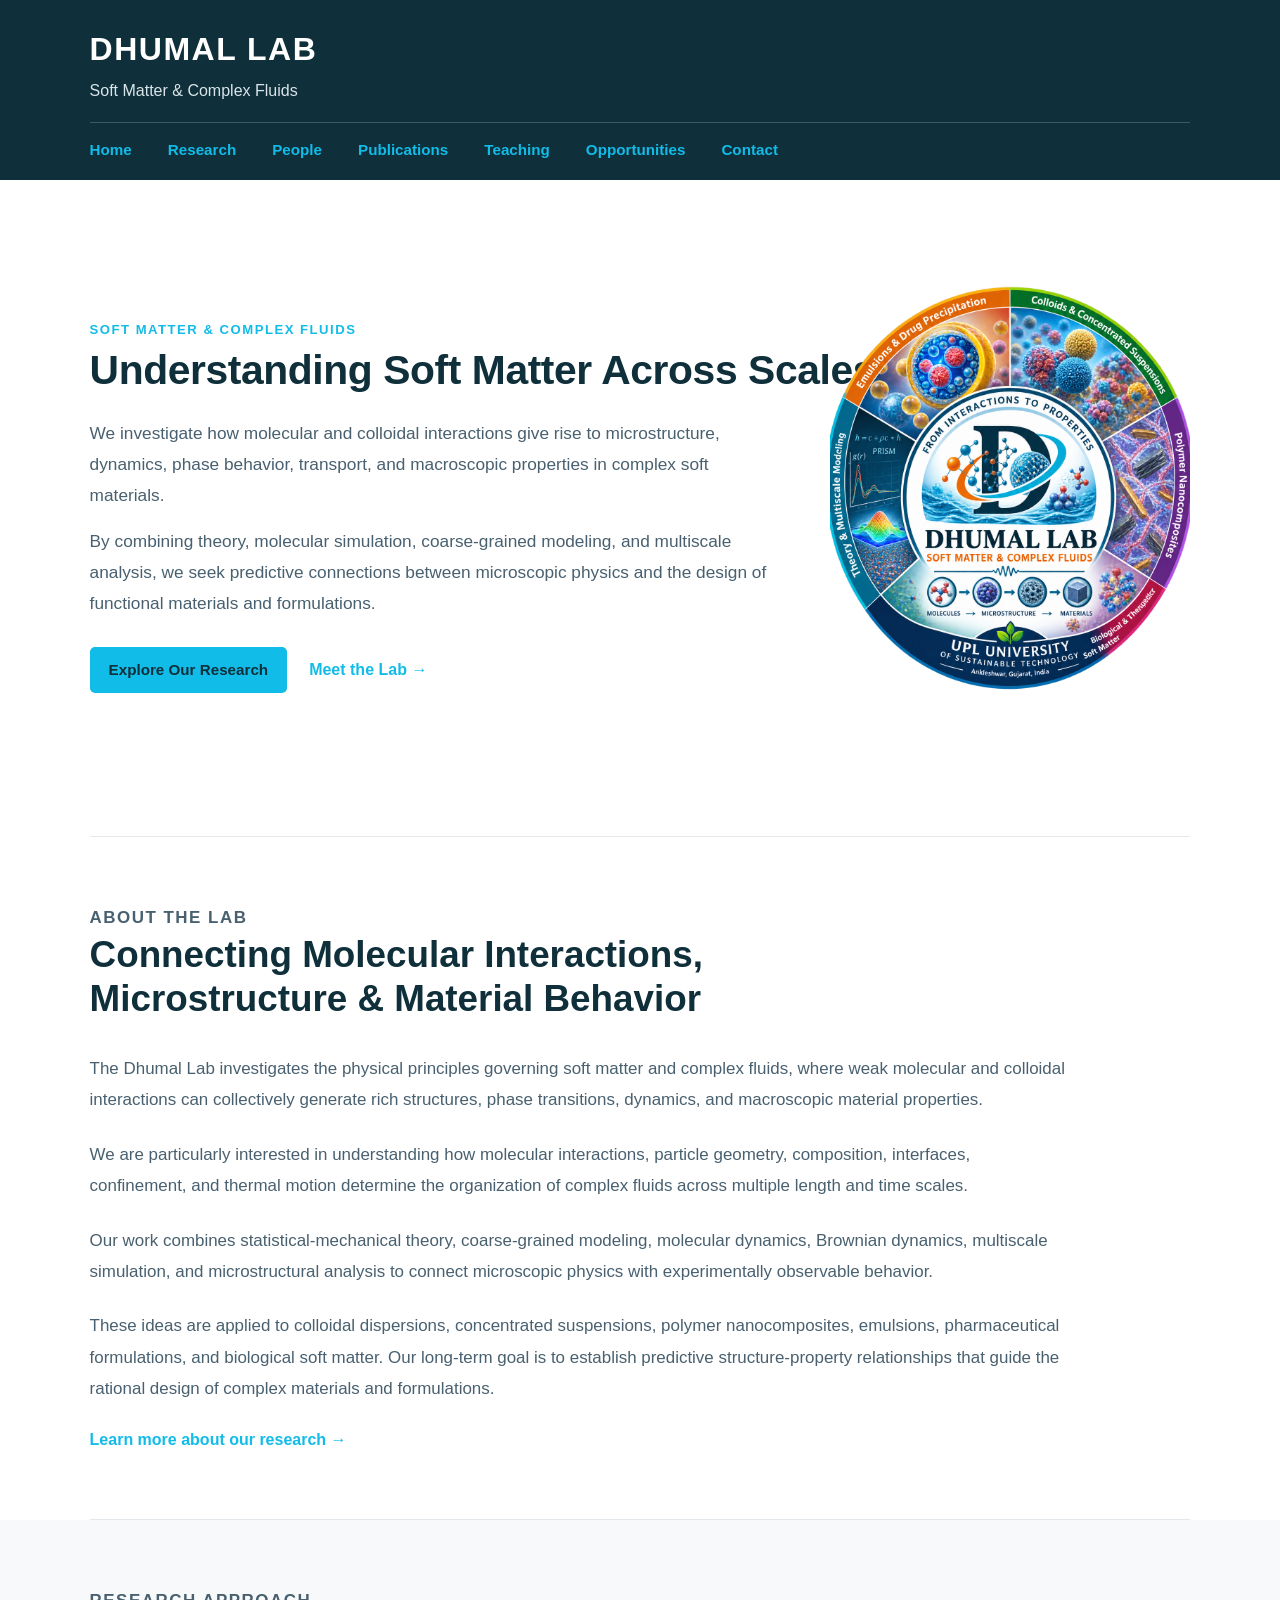
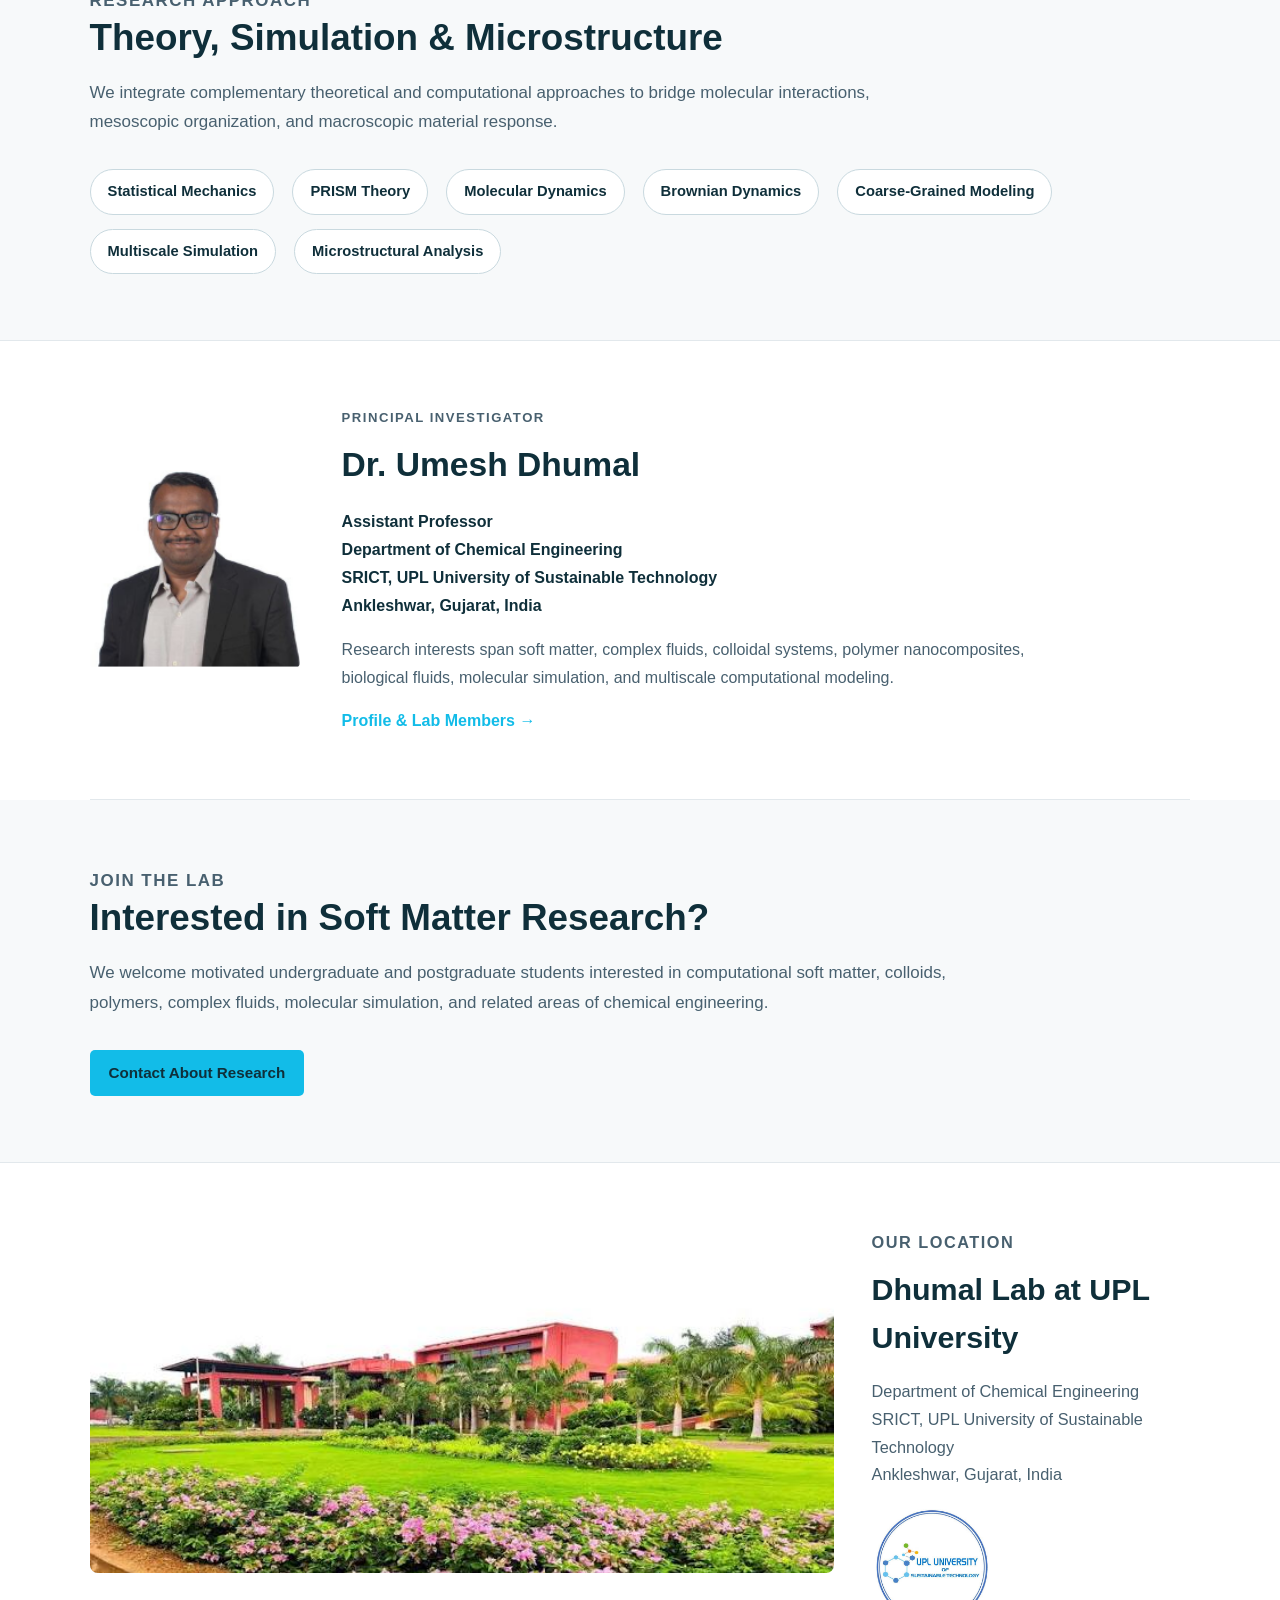
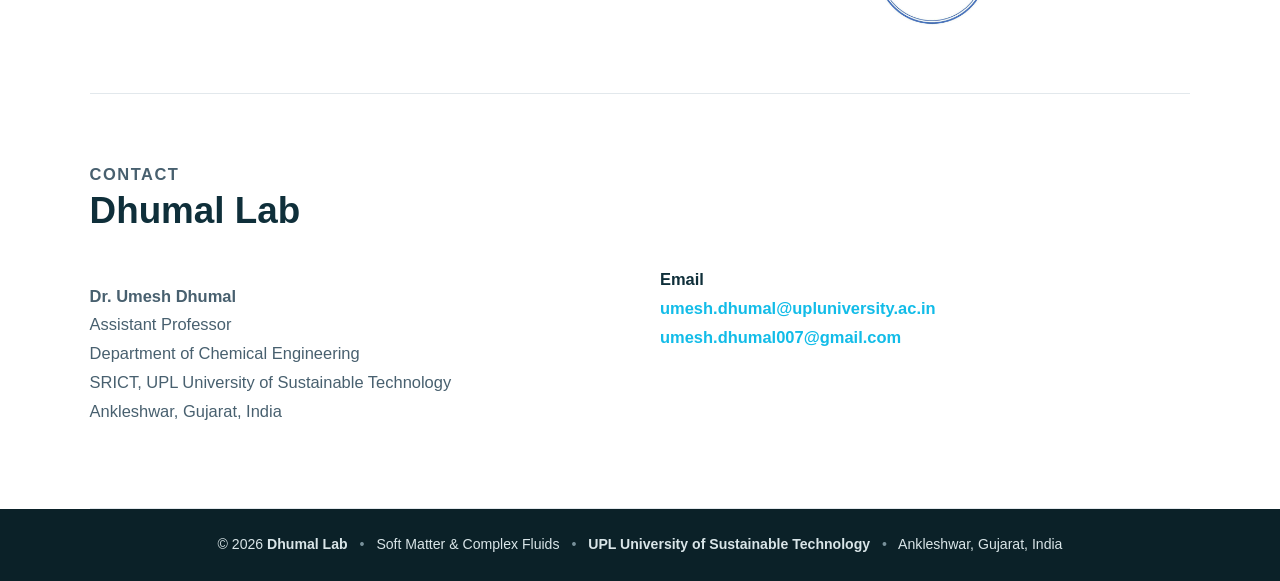
<file: index.html>
<!DOCTYPE html>
<html lang="en">

<head>
    <meta charset="UTF-8">

    <meta name="viewport"
          content="width=device-width, initial-scale=1.0">

    <title>Dhumal Lab | Soft Matter &amp; Complex Fluids</title>

    <meta
        name="description"
        content="Dhumal Lab at UPL University of Sustainable Technology studies soft matter and complex fluids using theory, coarse-grained modeling, multiscale simulation, and microstructural analysis."
    >

    <link rel="stylesheet"
          href="./style.css?v=20260811-3">
</head>


<body>


<!-- =========================================================
     HEADER
     ========================================================= -->

<header class="site-header">

    <div class="header-inner">

       <div class="lab-identity">

    <h1>
        <a href="/DhumalLab_SoftMatter/index.html">
            DHUMAL LAB
        </a>
    </h1>

    <p>
        Soft Matter &amp; Complex Fluids
    </p>

</div>

<nav class="site-nav" aria-label="Main navigation">

    <a href="/DhumalLab_SoftMatter/index.html">

        Home

    </a>

    <a href="/DhumalLab_SoftMatter/research.html">

        Research

    </a>

    <a href="/DhumalLab_SoftMatter/people.html">

        People

    </a>

    <a href="/DhumalLab_SoftMatter/publications.html">

        Publications

    </a>
     
    <a href="/DhumalLab_SoftMatter/teaching.html">
     
         Teaching
           
     </a>

    <a href="/DhumalLab_SoftMatter/index.html#opportunities">

        Opportunities

    </a>

    <a href="/DhumalLab_SoftMatter/index.html#contact">

        Contact

    </a>

</nav>
        </div>

</header>



<!-- =========================================================
     MAIN CONTENT
     ========================================================= -->

<main>


    <!-- =====================================================
         HERO
         ===================================================== -->

    <section class="hero-section">

        <div class="hero-content">


            <div class="hero-text">

                <p class="section-label">
                    Soft Matter &amp; Complex Fluids
                </p>


                <h2>
                    Understanding Soft Matter Across Scales
                </h2>


                <p class="hero-description">

                    We investigate how molecular and colloidal
                    interactions give rise to microstructure,
                    dynamics, phase behavior, transport, and
                    macroscopic properties in complex soft materials.

                </p>


                <p class="hero-description">

                    By combining theory, molecular simulation,
                    coarse-grained modeling, and multiscale analysis,
                    we seek predictive connections between microscopic
                    physics and the design of functional materials
                    and formulations.

                </p>


                <div class="hero-actions">

                    <a class="primary-button"
                       href="research.html">

                        Explore Our Research

                    </a>


                    <a class="text-link"
                       href="people.html">

                        Meet the Lab &rarr;

                    </a>

                </div>

            </div>



            <div class="hero-logo">

                <img
                    src="images/branding/DhumalLab_logo.png"
                    alt="Dhumal Lab Soft Matter and Complex Fluids logo"
                    width="420"
                >

            </div>


        </div>

    </section>



    <!-- =====================================================
         ABOUT THE LAB
         ===================================================== -->

    <section class="lab-overview-section">

        <div class="section-heading">

            <p class="section-label">
                About the Lab
            </p>


            <h2>
                Connecting Molecular Interactions,
                Microstructure &amp; Material Behavior
            </h2>

        </div>


        <div class="lab-overview-content">

            <p>

                The Dhumal Lab investigates the physical principles
                governing soft matter and complex fluids, where weak
                molecular and colloidal interactions can collectively
                generate rich structures, phase transitions, dynamics,
                and macroscopic material properties.

            </p>


            <p>

                We are particularly interested in understanding how
                molecular interactions, particle geometry, composition,
                interfaces, confinement, and thermal motion determine
                the organization of complex fluids across multiple
                length and time scales.

            </p>


            <p>

                Our work combines statistical-mechanical theory,
                coarse-grained modeling, molecular dynamics,
                Brownian dynamics, multiscale simulation, and
                microstructural analysis to connect microscopic physics
                with experimentally observable behavior.

            </p>


            <p>

                These ideas are applied to colloidal dispersions,
                concentrated suspensions, polymer nanocomposites,
                emulsions, pharmaceutical formulations, and
                biological soft matter. Our long-term goal is to
                establish predictive structure-property relationships
                that guide the rational design of complex materials
                and formulations.

            </p>


            <a class="text-link"
               href="research.html">

                Learn more about our research &rarr;

            </a>

        </div>

    </section>



    <!-- =====================================================
         RESEARCH APPROACH
         ===================================================== -->

    <section class="methods-section">

        <div class="section-heading">

            <p class="section-label">
                Research Approach
            </p>


            <h2>
                Theory, Simulation &amp; Microstructure
            </h2>


            <p>

                We integrate complementary theoretical and
                computational approaches to bridge molecular
                interactions, mesoscopic organization, and
                macroscopic material response.

            </p>

        </div>


        <div class="methods-list">

            <span>Statistical Mechanics</span>
            <span>PRISM Theory</span>
            <span>Molecular Dynamics</span>
            <span>Brownian Dynamics</span>
            <span>Coarse-Grained Modeling</span>
            <span>Multiscale Simulation</span>
            <span>Microstructural Analysis</span>

        </div>

    </section>



    <!-- =====================================================
         PRINCIPAL INVESTIGATOR
         ===================================================== -->

    <section class="home-people-preview">

        <div class="home-pi-grid">


            <div class="home-pi-photo">

                <img
                    src="images/people/umesh_dhumal.png"
                    alt="Dr. Umesh Dhumal"
                >

            </div>



            <div class="home-pi-text">

                <p class="section-label">
                    Principal Investigator
                </p>


                <h2>
                    Dr. Umesh Dhumal
                </h2>


                <p class="home-pi-position">

                    Assistant Professor<br>

                    Department of Chemical Engineering<br>

                    SRICT, UPL University of Sustainable Technology<br>

                    Ankleshwar, Gujarat, India

                </p>


                <p>

                    Research interests span soft matter,
                    complex fluids, colloidal systems,
                    polymer nanocomposites, biological fluids,
                    molecular simulation, and multiscale
                    computational modeling.

                </p>


                <a class="text-link"
                   href="people.html">

                    Profile &amp; Lab Members &rarr;

                </a>

            </div>


        </div>

    </section>



    <!-- =====================================================
         OPPORTUNITIES
         ===================================================== -->

    <section id="opportunities"
             class="home-opportunities">

        <div class="section-heading">

            <p class="section-label">
                Join the Lab
            </p>


            <h2>
                Interested in Soft Matter Research?
            </h2>


            <p>

                We welcome motivated undergraduate and postgraduate
                students interested in computational soft matter,
                colloids, polymers, complex fluids, molecular simulation,
                and related areas of chemical engineering.

            </p>

        </div>


        <a class="primary-button"
           href="mailto:umesh.dhumal@upluniversity.ac.in">

            Contact About Research

        </a>

    </section>



    <!-- =====================================================
         CAMPUS
         ===================================================== -->

    <section class="campus-section">

        <div class="campus-image">

            <img
                src="images/campus/UPL_image.jpeg"
                alt="UPL University of Sustainable Technology campus"
            >

        </div>


        <div class="campus-content">

            <p class="section-label">
                Our Location
            </p>


            <h2>
                Dhumal Lab at UPL University
            </h2>


            <p>

                Department of Chemical Engineering<br>

                SRICT, UPL University of Sustainable Technology<br>

                Ankleshwar, Gujarat, India

            </p>


            <div class="campus-university-logo">

                <img
                    src="images/branding/UPL_logo_circle.jpeg"
                    alt="UPL University of Sustainable Technology"
                >

            </div>

        </div>

    </section>



    <!-- =====================================================
         CONTACT
         ===================================================== -->

    <section id="contact"
             class="contact-section">

        <div class="section-heading">

            <p class="section-label">
                Contact
            </p>


            <h2>
                Dhumal Lab
            </h2>

        </div>


        <div class="contact-grid">

            <div>

                <p>

                    <strong>Dr. Umesh Dhumal</strong><br>

                    Assistant Professor<br>

                    Department of Chemical Engineering<br>

                    SRICT, UPL University of Sustainable Technology<br>

                    Ankleshwar, Gujarat, India

                </p>

            </div>


            <div>

                <p class="contact-email">

                    <strong>Email</strong><br>

                    <a href="mailto:umesh.dhumal@upluniversity.ac.in">
                        umesh.dhumal@upluniversity.ac.in
                    </a>

                    <br>

                    <a href="mailto:umesh.dhumal007@gmail.com">
                        umesh.dhumal007@gmail.com
                    </a>

                </p>

            </div>

        </div>

    </section>


</main>



<footer>

    <p>

        &copy; 2026

        <a href="/DhumalLab_SoftMatter/index.html">
            Dhumal Lab
        </a>

        <span class="footer-divider">&bull;</span>

        Soft Matter &amp; Complex Fluids

        <span class="footer-divider">&bull;</span>

        <a
            href="https://upluniversity.ac.in/"
            target="_blank"
            rel="noopener noreferrer"
        >
            UPL University of Sustainable Technology
        </a>

        <span class="footer-divider">&bull;</span>

        Ankleshwar, Gujarat, India

    </p>

</footer>


</body>

</html>
</file>
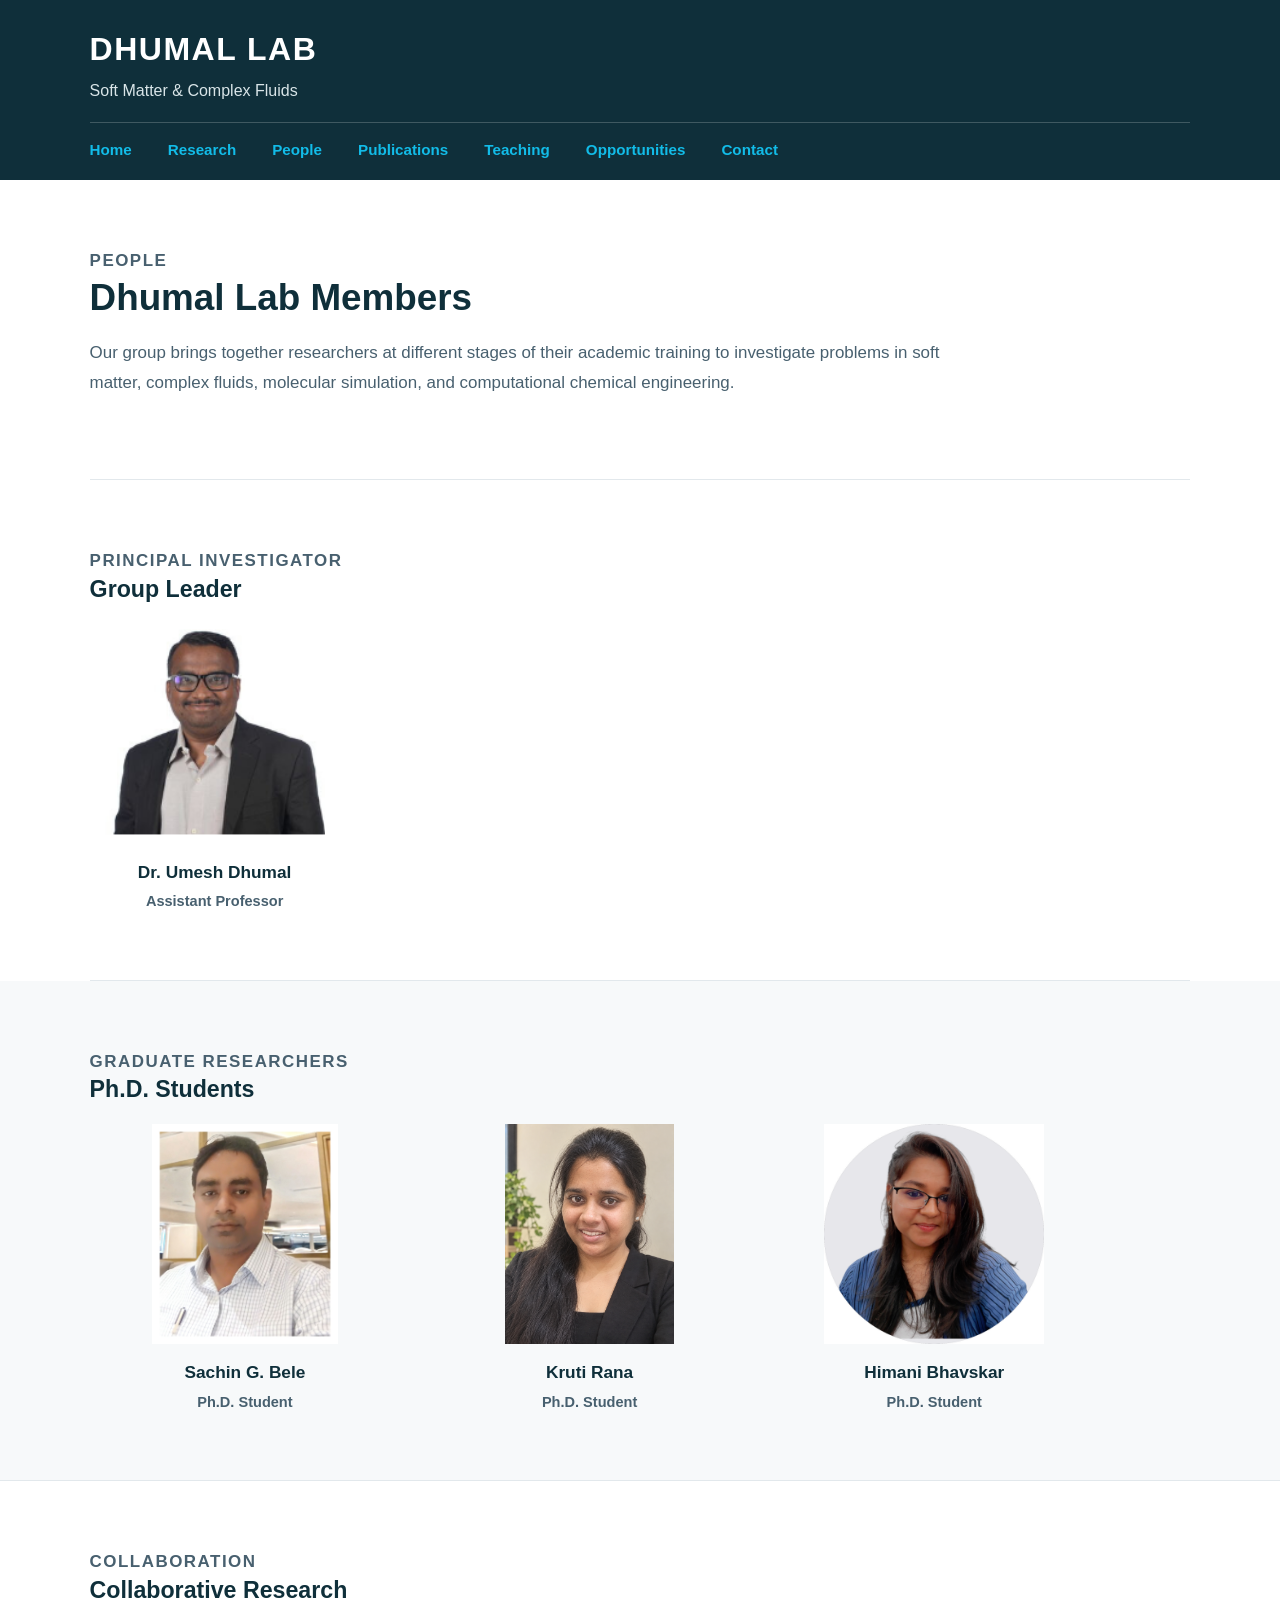
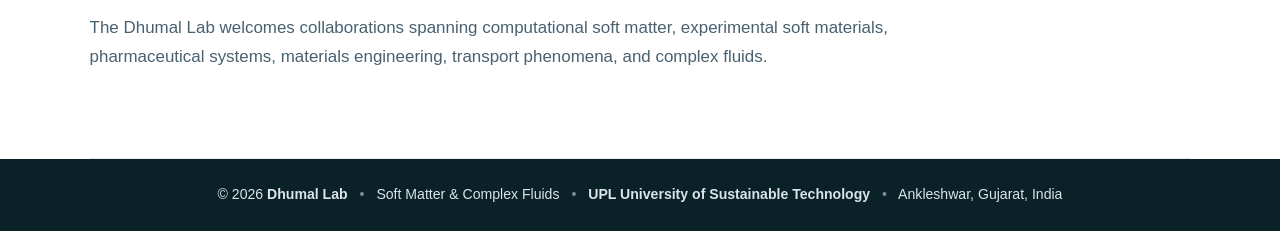
<file: people.html>
<!DOCTYPE html>
<html lang="en">

<head>
    <meta charset="UTF-8">

    <meta name="viewport"
          content="width=device-width, initial-scale=1.0">

    <title>People | Dhumal Lab</title>

    <meta
        name="description"
        content="Members of the Dhumal Lab for Soft Matter and Complex Fluids at UPL University of Sustainable Technology."
    >

    <link rel="stylesheet"
          href="./style.css?v=20260919-4">
</head>


<body>


<!-- =========================================================
     HEADER
     ========================================================= -->

<header class="site-header">

    <div class="header-inner">

        <div class="lab-identity">

            <h1>
                <a href="/DhumalLab_SoftMatter/index.html">
                    DHUMAL LAB
                </a>
            </h1>

            <p>
                Soft Matter &amp; Complex Fluids
            </p>

        </div>


        <nav class="site-nav" aria-label="Main navigation">

            <a href="/DhumalLab_SoftMatter/index.html">
                Home
            </a>

            <a href="/DhumalLab_SoftMatter/research.html">
                Research
            </a>

            <a href="/DhumalLab_SoftMatter/people.html">
                People
            </a>

            <a href="/DhumalLab_SoftMatter/publications.html">
                Publications
            </a>

            <a href="/DhumalLab_SoftMatter/teaching.html">
                Teaching
            </a>

            <a href="/DhumalLab_SoftMatter/index.html#opportunities">
                Opportunities
            </a>

            <a href="/DhumalLab_SoftMatter/index.html#contact">
                Contact
            </a>

        </nav>

    </div>

</header>



<!-- =========================================================
     MAIN
     ========================================================= -->

<main>


    <!-- =====================================================
         PAGE INTRODUCTION
         ===================================================== -->

    <section class="page-intro-simple">

        <div class="section-heading">

            <p class="section-label">
                People
            </p>

            <h2>
                Dhumal Lab Members
            </h2>

            <p>
                Our group brings together researchers at different
                stages of their academic training to investigate
                problems in soft matter, complex fluids, molecular
                simulation, and computational chemical engineering.
            </p>

        </div>

    </section>



    <!-- =====================================================
         PRINCIPAL INVESTIGATOR
         ===================================================== -->

    <section class="member-section">

        <div class="section-heading compact-heading">

            <p class="section-label">
                Principal Investigator
            </p>

            <h2>
                Group Leader
            </h2>

        </div>


        <div class="member-grid member-grid-pi">


            <!-- DR. UMESH DHUMAL -->

            <article class="member-card">

                <a
                    class="member-photo-link"
                    href="people/umesh-dhumal.html"
                >

                    <img
                        src="images/people/umesh_dhumal.png"
                        alt="Dr. Umesh Dhumal"
                    >

                </a>


                <h3>

                    <a href="people/umesh-dhumal.html">
                        Dr. Umesh Dhumal
                    </a>

                </h3>


                <p class="member-position">
                    Assistant Professor
                </p>

            </article>


        </div>

    </section>



    <!-- =====================================================
         Ph.D. STUDENTS
         ===================================================== -->

    <section class="member-section member-section-alt">

        <div class="section-heading compact-heading">

            <p class="section-label">
                Graduate Researchers
            </p>

            <h2>
                Ph.D. Students
            </h2>

        </div>


        <div class="member-grid">


            <!-- =================================================
                 SACHIN G. BELE
                 ================================================= -->

            <article class="member-card">

                <a
                    class="member-photo-link"
                    href="people/sachin-bele.html"
                >

                    <img
                        src="images/people/Sachin_Bele.png"
                        alt="Sachin G. Bele"
                    >

                </a>


                <h3>

                    <a href="people/sachin-bele.html">
                        Sachin G. Bele
                    </a>

                </h3>


                <p class="member-position">
                    Ph.D. Student
                </p>

            </article>



            <!-- =================================================
                 KRUTI RANA
                 ================================================= -->

            <article class="member-card">

                <a
                    class="member-photo-link"
                    href="people/kruti-rana.html"
                >

                    <img
                        src="images/people/kruti_rana.png"
                        alt="Kruti Rana"
                    >

                </a>


                <h3>

                    <a href="people/kruti-rana.html">
                        Kruti Rana
                    </a>

                </h3>


                <p class="member-position">
                    Ph.D. Student
                </p>

            </article>



            <!-- =================================================
                 HIMANI BHAVSKAR
                 ================================================= -->

            <article class="member-card">

                <a
                    class="member-photo-link"
                    href="people/himani-bavskar.html"
                >

                    <img
                        src="images/people/Himani_Bavskar.png"
                        alt="Himani Bhavskar"
                    >

                </a>


                <h3>

                    <a href="people/himani-bavskar.html">
                        Himani Bhavskar
                    </a>

                </h3>


                <p class="member-position">
                    Ph.D. Student
                </p>

            </article>


        </div>

    </section>



    <!-- =====================================================
         COLLABORATION
         ===================================================== -->

    <section class="collaboration-section">

        <div class="section-heading compact-heading">

            <p class="section-label">
                Collaboration
            </p>

            <h2>
                Collaborative Research
            </h2>

            <p>
                The Dhumal Lab welcomes collaborations spanning
                computational soft matter, experimental soft
                materials, pharmaceutical systems, materials
                engineering, transport phenomena, and complex
                fluids.
            </p>

        </div>

    </section>


</main>



<!-- =========================================================
     FOOTER
     ========================================================= -->

<footer>

    <p>

        &copy; 2026

        <a href="/DhumalLab_SoftMatter/index.html">
            Dhumal Lab
        </a>

        <span class="footer-divider">&bull;</span>

        Soft Matter &amp; Complex Fluids

        <span class="footer-divider">&bull;</span>

        <a
            href="https://upluniversity.ac.in/"
            target="_blank"
            rel="noopener noreferrer"
        >
            UPL University of Sustainable Technology
        </a>

        <span class="footer-divider">&bull;</span>

        Ankleshwar, Gujarat, India

    </p>

</footer>


</body>

</html>
</file>
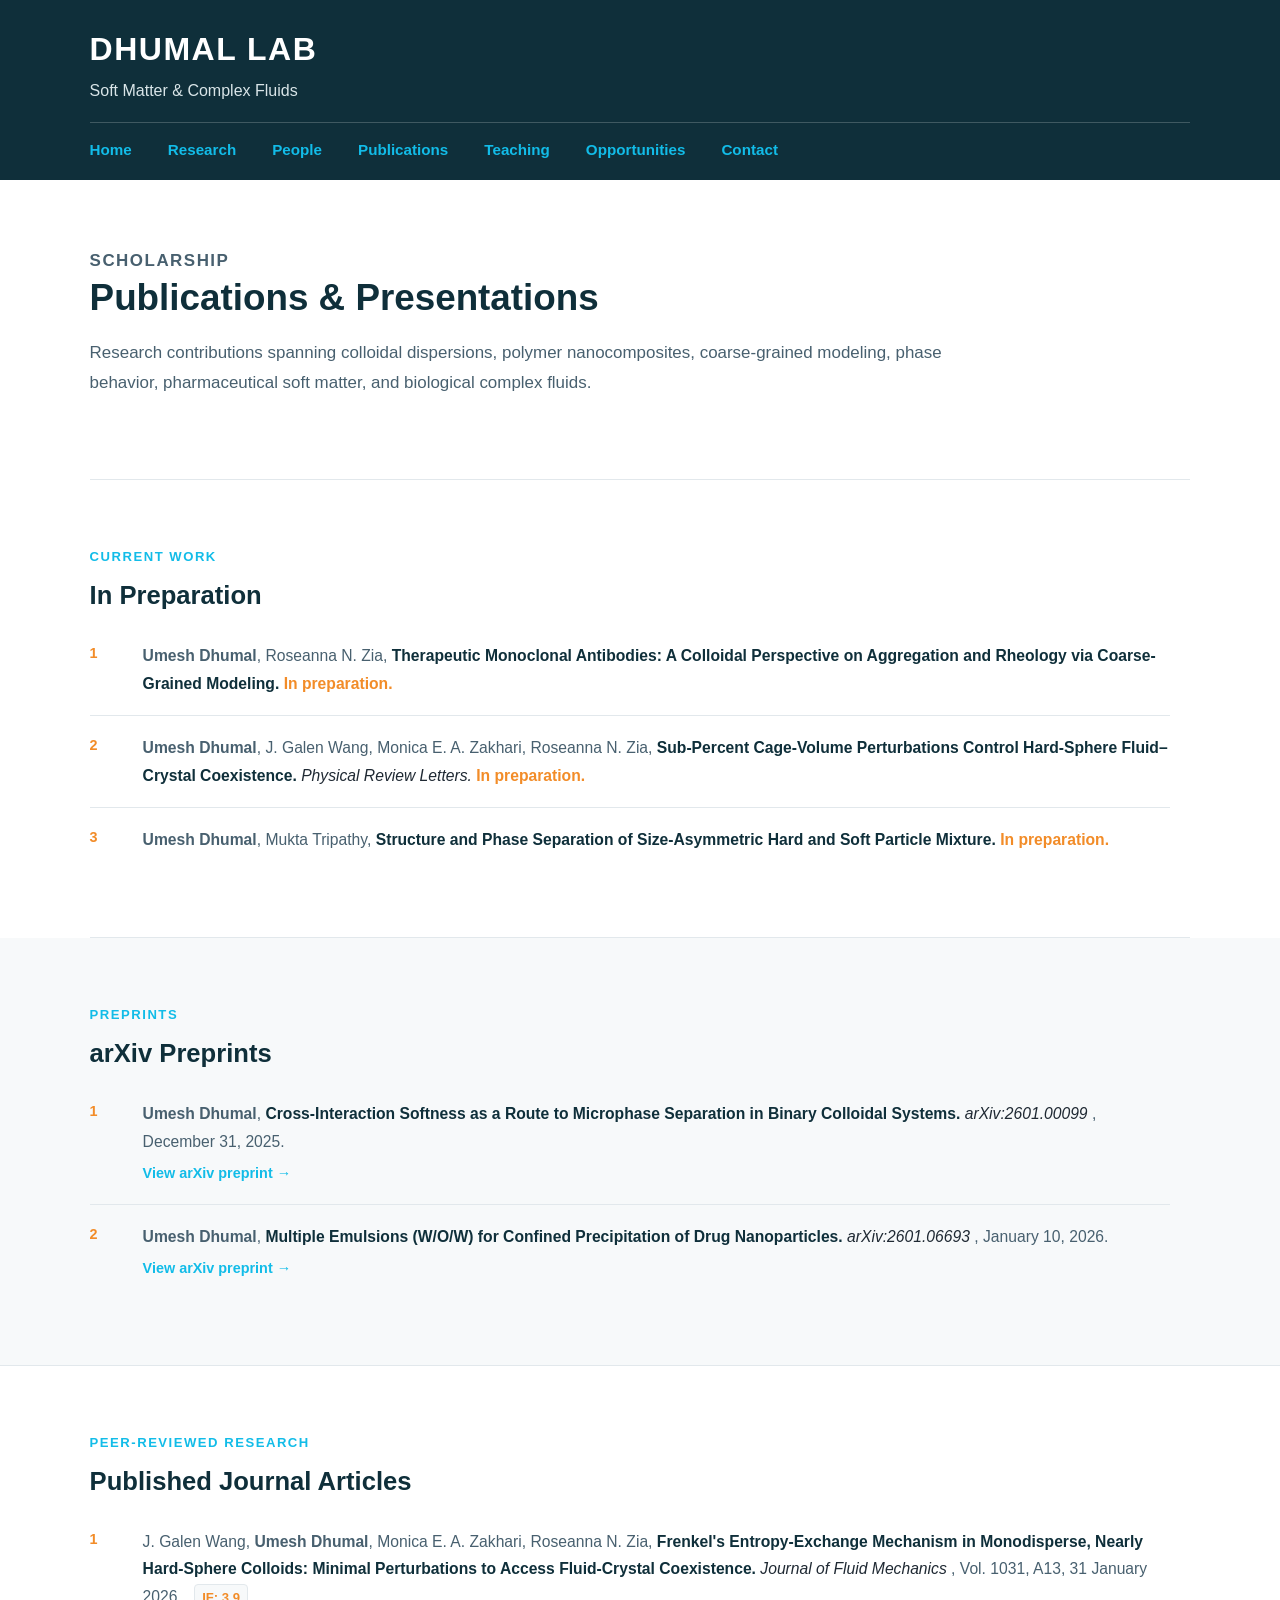
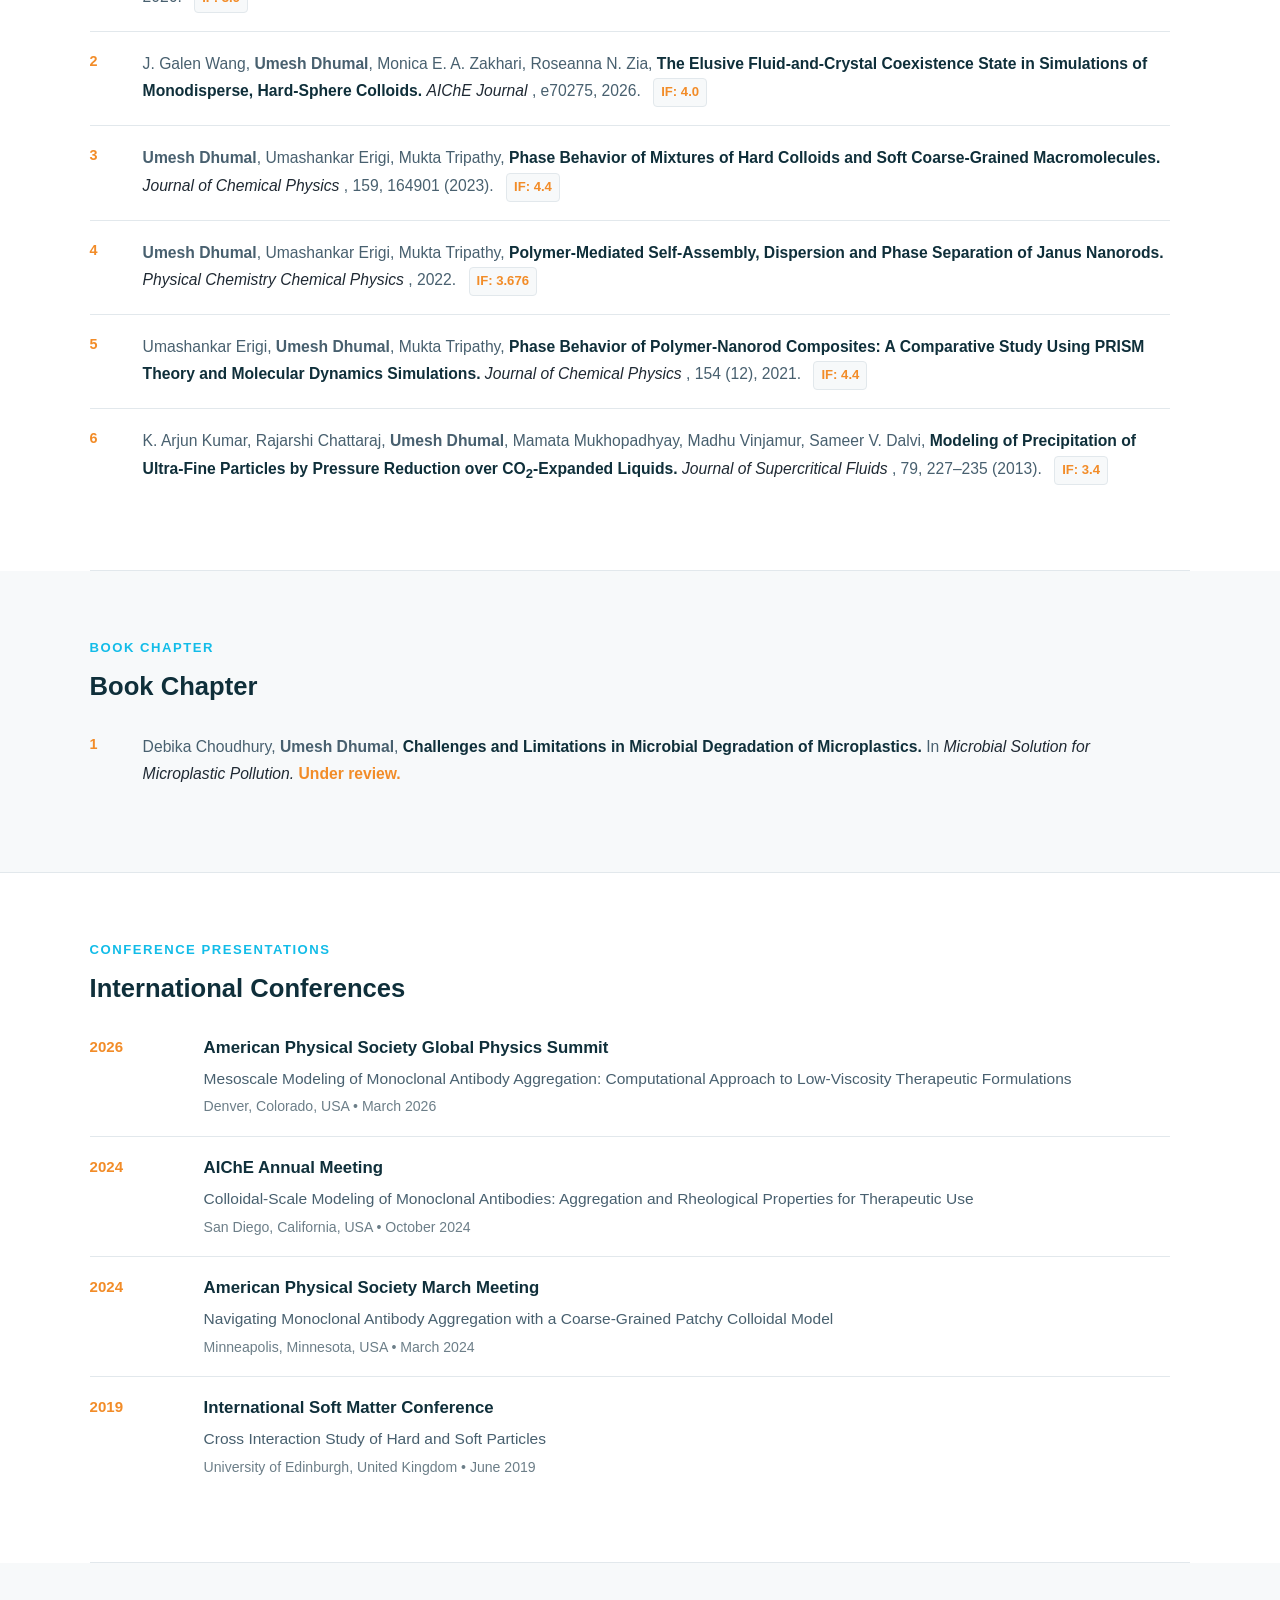
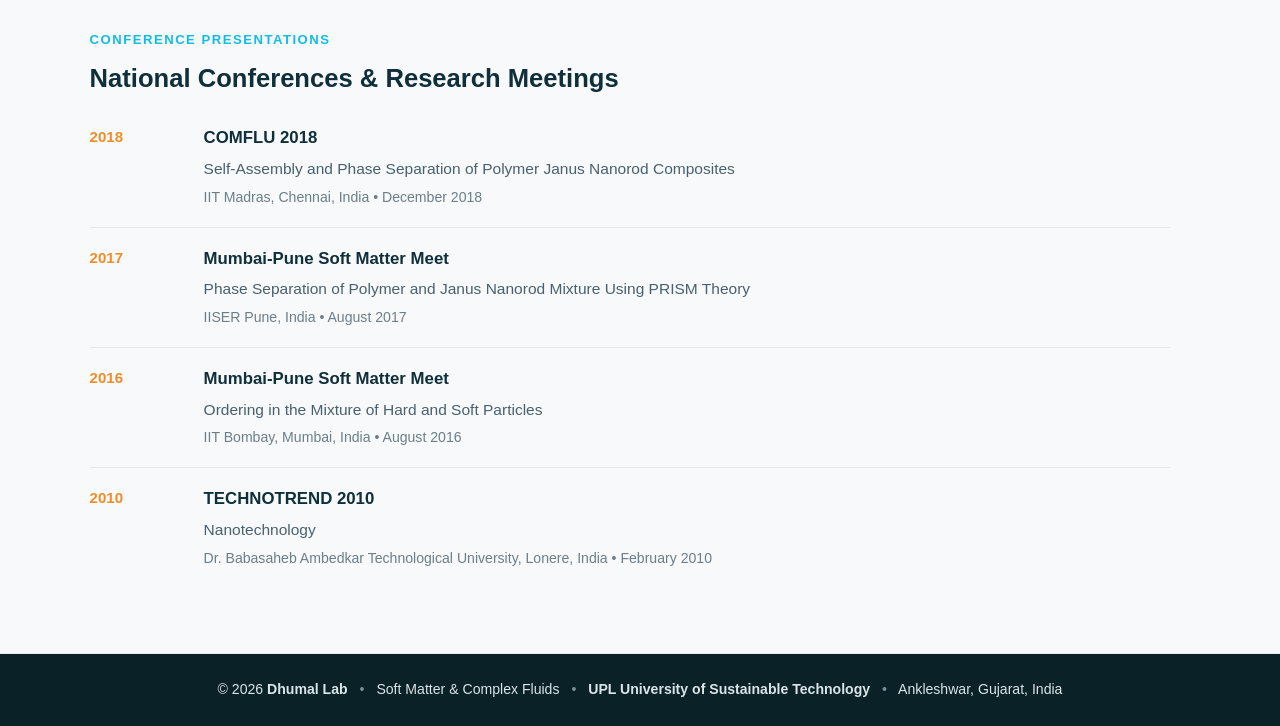
<file: publications.html>
<!DOCTYPE html>
<html lang="en">

<head>
    <meta charset="UTF-8">

    <meta name="viewport"
          content="width=device-width, initial-scale=1.0">

    <title>Publications | Dhumal Lab</title>

    <meta
        name="description"
        content="Publications, preprints, manuscripts in preparation, book chapters, and conference presentations of the Dhumal Lab."
    >

    <link rel="stylesheet"
          href="./style.css?v=20260812-1">
</head>


<body>


<!-- =========================================================
     HEADER
     ========================================================= -->

<header class="site-header">

    <div class="header-inner">

        <div class="lab-identity">

    <h1>
        <a href="/DhumalLab_SoftMatter/index.html">
            DHUMAL LAB
        </a>
    </h1>

    <p>
        Soft Matter &amp; Complex Fluids
    </p>

</div>

       <nav class="site-nav" aria-label="Main navigation">

    <a href="/DhumalLab_SoftMatter/index.html">

        Home

    </a>

    <a href="/DhumalLab_SoftMatter/research.html">

        Research

    </a>

    <a href="/DhumalLab_SoftMatter/people.html">

        People

    </a>

    <a href="/DhumalLab_SoftMatter/publications.html">

        Publications

    </a>

    <a href="/DhumalLab_SoftMatter/teaching.html">
     
         Teaching
           
     </a>

    <a href="/DhumalLab_SoftMatter/index.html#opportunities">

        Opportunities

    </a>

    <a href="/DhumalLab_SoftMatter/index.html#contact">

        Contact

    </a>

</nav>

    </div>

</header>



<!-- =========================================================
     MAIN
     ========================================================= -->

<main>


    <!-- =====================================================
         PAGE INTRODUCTION
         ===================================================== -->

    <section class="page-intro-simple">

        <div class="section-heading">

            <p class="section-label">
                Scholarship
            </p>

            <h2>
                Publications &amp; Presentations
            </h2>

            <p>
                Research contributions spanning colloidal
                dispersions, polymer nanocomposites,
                coarse-grained modeling, phase behavior,
                pharmaceutical soft matter, and biological
                complex fluids.
            </p>

        </div>

    </section>



    <!-- =====================================================
         IN PREPARATION
         ===================================================== -->

    <section class="publication-section">

        <div class="publication-section-heading">

            <p class="section-label">
                Current Work
            </p>

            <h2>
                In Preparation
            </h2>

        </div>


        <div class="publication-list">


            <article class="publication-item">

                <span class="publication-number">
                    1
                </span>

                <div>

                    <p>
                        <strong>Umesh Dhumal</strong>,
                        Roseanna N. Zia,

                        <span class="publication-title">
                            Therapeutic Monoclonal Antibodies:
                            A Colloidal Perspective on Aggregation
                            and Rheology via Coarse-Grained Modeling.
                        </span>

                        <span class="publication-status">
                            In preparation.
                        </span>
                    </p>

                </div>

            </article>



            <article class="publication-item">

                <span class="publication-number">
                    2
                </span>

                <div>

                    <p>
                        <strong>Umesh Dhumal</strong>,
                        J. Galen Wang,
                        Monica E. A. Zakhari,
                        Roseanna N. Zia,

                        <span class="publication-title">
                            Sub-Percent Cage-Volume Perturbations
                            Control Hard-Sphere Fluid–Crystal
                            Coexistence.
                        </span>

                        <span class="publication-journal">
                            Physical Review Letters.
                        </span>

                        <span class="publication-status">
                            In preparation.
                        </span>
                    </p>

                </div>

            </article>



            <article class="publication-item">

                <span class="publication-number">
                    3
                </span>

                <div>

                    <p>
                        <strong>Umesh Dhumal</strong>,
                        Mukta Tripathy,

                        <span class="publication-title">
                            Structure and Phase Separation of
                            Size-Asymmetric Hard and Soft Particle
                            Mixture.
                        </span>

                        <span class="publication-status">
                            In preparation.
                        </span>
                    </p>

                </div>

            </article>


        </div>

    </section>



    <!-- =====================================================
         ARXIV PREPRINTS
         ===================================================== -->

    <section class="publication-section alternate-section">

        <div class="publication-section-heading">

            <p class="section-label">
                Preprints
            </p>

            <h2>
                arXiv Preprints
            </h2>

        </div>


        <div class="publication-list">


            <article class="publication-item">

                <span class="publication-number">
                    1
                </span>

                <div>

                    <p>
                        <strong>Umesh Dhumal</strong>,

                        <span class="publication-title">
                            Cross-Interaction Softness as a Route
                            to Microphase Separation in Binary
                            Colloidal Systems.
                        </span>

                        <span class="publication-journal">
                            arXiv:2601.00099
                        </span>,

                        December 31, 2025.
                    </p>


                    <a
                        class="publication-link"
                        href="https://doi.org/10.48550/arXiv.2601.00099"
                        target="_blank"
                        rel="noopener noreferrer"
                    >
                        View arXiv preprint &rarr;
                    </a>

                </div>

            </article>



            <article class="publication-item">

                <span class="publication-number">
                    2
                </span>

                <div>

                    <p>
                        <strong>Umesh Dhumal</strong>,

                        <span class="publication-title">
                            Multiple Emulsions (W/O/W) for
                            Confined Precipitation of Drug
                            Nanoparticles.
                        </span>

                        <span class="publication-journal">
                            arXiv:2601.06693
                        </span>,

                        January 10, 2026.
                    </p>


                    <a
                        class="publication-link"
                        href="https://doi.org/10.48550/arXiv.2601.06693"
                        target="_blank"
                        rel="noopener noreferrer"
                    >
                        View arXiv preprint &rarr;
                    </a>

                </div>

            </article>


        </div>

    </section>



    <!-- =====================================================
         PUBLISHED JOURNAL ARTICLES
         ===================================================== -->

    <section class="publication-section">

        <div class="publication-section-heading">

            <p class="section-label">
                Peer-Reviewed Research
            </p>

            <h2>
                Published Journal Articles
            </h2>

        </div>


        <div class="publication-list">


            <!-- 1 -->

            <article class="publication-item">

                <span class="publication-number">
                    1
                </span>

                <div>

                    <p>
                        J. Galen Wang,
                        <strong>Umesh Dhumal</strong>,
                        Monica E. A. Zakhari,
                        Roseanna N. Zia,

                        <span class="publication-title">
                            Frenkel's Entropy-Exchange Mechanism
                            in Monodisperse, Nearly Hard-Sphere
                            Colloids: Minimal Perturbations to
                            Access Fluid-Crystal Coexistence.
                        </span>

                        <span class="publication-journal">
                            Journal of Fluid Mechanics
                        </span>,

                        Vol. 1031, A13, 31 January 2026.

                        <span class="impact-factor">
                            IF: 3.9
                        </span>
                    </p>

                </div>

            </article>



            <!-- 2 -->

            <article class="publication-item">

                <span class="publication-number">
                    2
                </span>

                <div>

                    <p>
                        J. Galen Wang,
                        <strong>Umesh Dhumal</strong>,
                        Monica E. A. Zakhari,
                        Roseanna N. Zia,

                        <span class="publication-title">
                            The Elusive Fluid-and-Crystal Coexistence
                            State in Simulations of Monodisperse,
                            Hard-Sphere Colloids.
                        </span>

                        <span class="publication-journal">
                            AIChE Journal
                        </span>,

                        e70275, 2026.

                        <span class="impact-factor">
                            IF: 4.0
                        </span>
                    </p>

                </div>

            </article>



            <!-- 3 -->

            <article class="publication-item">

                <span class="publication-number">
                    3
                </span>

                <div>

                    <p>
                        <strong>Umesh Dhumal</strong>,
                        Umashankar Erigi,
                        Mukta Tripathy,

                        <span class="publication-title">
                            Phase Behavior of Mixtures of Hard
                            Colloids and Soft Coarse-Grained
                            Macromolecules.
                        </span>

                        <span class="publication-journal">
                            Journal of Chemical Physics
                        </span>,

                        159, 164901 (2023).

                        <span class="impact-factor">
                            IF: 4.4
                        </span>
                    </p>

                </div>

            </article>



            <!-- 4 -->

            <article class="publication-item">

                <span class="publication-number">
                    4
                </span>

                <div>

                    <p>
                        <strong>Umesh Dhumal</strong>,
                        Umashankar Erigi,
                        Mukta Tripathy,

                        <span class="publication-title">
                            Polymer-Mediated Self-Assembly,
                            Dispersion and Phase Separation of
                            Janus Nanorods.
                        </span>

                        <span class="publication-journal">
                            Physical Chemistry Chemical Physics
                        </span>,

                        2022.

                        <span class="impact-factor">
                            IF: 3.676
                        </span>
                    </p>

                </div>

            </article>



            <!-- 5 -->

            <article class="publication-item">

                <span class="publication-number">
                    5
                </span>

                <div>

                    <p>
                        Umashankar Erigi,
                        <strong>Umesh Dhumal</strong>,
                        Mukta Tripathy,

                        <span class="publication-title">
                            Phase Behavior of Polymer-Nanorod
                            Composites: A Comparative Study Using
                            PRISM Theory and Molecular Dynamics
                            Simulations.
                        </span>

                        <span class="publication-journal">
                            Journal of Chemical Physics
                        </span>,

                        154 (12), 2021.

                        <span class="impact-factor">
                            IF: 4.4
                        </span>
                    </p>

                </div>

            </article>



            <!-- 6 -->

            <article class="publication-item">

                <span class="publication-number">
                    6
                </span>

                <div>

                    <p>
                        K. Arjun Kumar,
                        Rajarshi Chattaraj,
                        <strong>Umesh Dhumal</strong>,
                        Mamata Mukhopadhyay,
                        Madhu Vinjamur,
                        Sameer V. Dalvi,

                        <span class="publication-title">
                            Modeling of Precipitation of Ultra-Fine
                            Particles by Pressure Reduction over
                            CO<sub>2</sub>-Expanded Liquids.
                        </span>

                        <span class="publication-journal">
                            Journal of Supercritical Fluids
                        </span>,

                        79, 227&ndash;235 (2013).

                        <span class="impact-factor">
                            IF: 3.4
                        </span>
                    </p>

                </div>

            </article>


        </div>

    </section>



    <!-- =====================================================
         BOOK CHAPTER
         ===================================================== -->

    <section class="publication-section alternate-section">

        <div class="publication-section-heading">

            <p class="section-label">
                Book Chapter
            </p>

            <h2>
                Book Chapter
            </h2>

        </div>


        <div class="publication-list">

            <article class="publication-item">

                <span class="publication-number">
                    1
                </span>

                <div>

                    <p>
                        Debika Choudhury,
                        <strong>Umesh Dhumal</strong>,

                        <span class="publication-title">
                            Challenges and Limitations in
                            Microbial Degradation of Microplastics.
                        </span>

                        In

                        <span class="publication-journal">
                            Microbial Solution for Microplastic
                            Pollution.
                        </span>

                        <span class="publication-status">
                            Under review.
                        </span>
                    </p>

                </div>

            </article>

        </div>

    </section>



    <!-- =====================================================
         INTERNATIONAL CONFERENCES
         ===================================================== -->

    <section class="conference-section">

        <div class="publication-section-heading">

            <p class="section-label">
                Conference Presentations
            </p>

            <h2>
                International Conferences
            </h2>

        </div>


        <div class="conference-list">


            <article class="conference-item">

                <div class="conference-year">
                    2026
                </div>

                <div>

                    <h3>
                        American Physical Society Global Physics Summit
                    </h3>

                    <p class="conference-title">
                        Mesoscale Modeling of Monoclonal Antibody
                        Aggregation: Computational Approach to
                        Low-Viscosity Therapeutic Formulations
                    </p>

                    <p class="conference-location">
                        Denver, Colorado, USA &bull; March 2026
                    </p>

                </div>

            </article>



            <article class="conference-item">

                <div class="conference-year">
                    2024
                </div>

                <div>

                    <h3>
                        AIChE Annual Meeting
                    </h3>

                    <p class="conference-title">
                        Colloidal-Scale Modeling of Monoclonal
                        Antibodies: Aggregation and Rheological
                        Properties for Therapeutic Use
                    </p>

                    <p class="conference-location">
                        San Diego, California, USA &bull; October 2024
                    </p>

                </div>

            </article>



            <article class="conference-item">

                <div class="conference-year">
                    2024
                </div>

                <div>

                    <h3>
                        American Physical Society March Meeting
                    </h3>

                    <p class="conference-title">
                        Navigating Monoclonal Antibody Aggregation
                        with a Coarse-Grained Patchy Colloidal Model
                    </p>

                    <p class="conference-location">
                        Minneapolis, Minnesota, USA &bull; March 2024
                    </p>

                </div>

            </article>



            <article class="conference-item">

                <div class="conference-year">
                    2019
                </div>

                <div>

                    <h3>
                        International Soft Matter Conference
                    </h3>

                    <p class="conference-title">
                        Cross Interaction Study of Hard and Soft
                        Particles
                    </p>

                    <p class="conference-location">
                        University of Edinburgh, United Kingdom
                        &bull; June 2019
                    </p>

                </div>

            </article>


        </div>

    </section>



    <!-- =====================================================
         NATIONAL CONFERENCES
         ===================================================== -->

    <section class="conference-section alternate-section">

        <div class="publication-section-heading">

            <p class="section-label">
                Conference Presentations
            </p>

            <h2>
                National Conferences &amp; Research Meetings
            </h2>

        </div>


        <div class="conference-list">


            <article class="conference-item">

                <div class="conference-year">
                    2018
                </div>

                <div>

                    <h3>
                        COMFLU 2018
                    </h3>

                    <p class="conference-title">
                        Self-Assembly and Phase Separation of
                        Polymer Janus Nanorod Composites
                    </p>

                    <p class="conference-location">
                        IIT Madras, Chennai, India
                        &bull; December 2018
                    </p>

                </div>

            </article>



            <article class="conference-item">

                <div class="conference-year">
                    2017
                </div>

                <div>

                    <h3>
                        Mumbai-Pune Soft Matter Meet
                    </h3>

                    <p class="conference-title">
                        Phase Separation of Polymer and Janus
                        Nanorod Mixture Using PRISM Theory
                    </p>

                    <p class="conference-location">
                        IISER Pune, India
                        &bull; August 2017
                    </p>

                </div>

            </article>



            <article class="conference-item">

                <div class="conference-year">
                    2016
                </div>

                <div>

                    <h3>
                        Mumbai-Pune Soft Matter Meet
                    </h3>

                    <p class="conference-title">
                        Ordering in the Mixture of Hard and Soft
                        Particles
                    </p>

                    <p class="conference-location">
                        IIT Bombay, Mumbai, India
                        &bull; August 2016
                    </p>

                </div>

            </article>



            <article class="conference-item">

                <div class="conference-year">
                    2010
                </div>

                <div>

                    <h3>
                        TECHNOTREND 2010
                    </h3>

                    <p class="conference-title">
                        Nanotechnology
                    </p>

                    <p class="conference-location">
                        Dr. Babasaheb Ambedkar Technological University,
                        Lonere, India &bull; February 2010
                    </p>

                </div>

            </article>


        </div>

    </section>


</main>



<!-- =========================================================
     FOOTER
     ========================================================= -->

<footer>

    <p>

        &copy; 2026

        <a href="/DhumalLab_SoftMatter/index.html">
            Dhumal Lab
        </a>

        <span class="footer-divider">&bull;</span>

        Soft Matter &amp; Complex Fluids

        <span class="footer-divider">&bull;</span>

        <a
            href="https://upluniversity.ac.in/"
            target="_blank"
            rel="noopener noreferrer"
        >
            UPL University of Sustainable Technology
        </a>

        <span class="footer-divider">&bull;</span>

        Ankleshwar, Gujarat, India

    </p>

</footer>

</body>

</html>
</file>
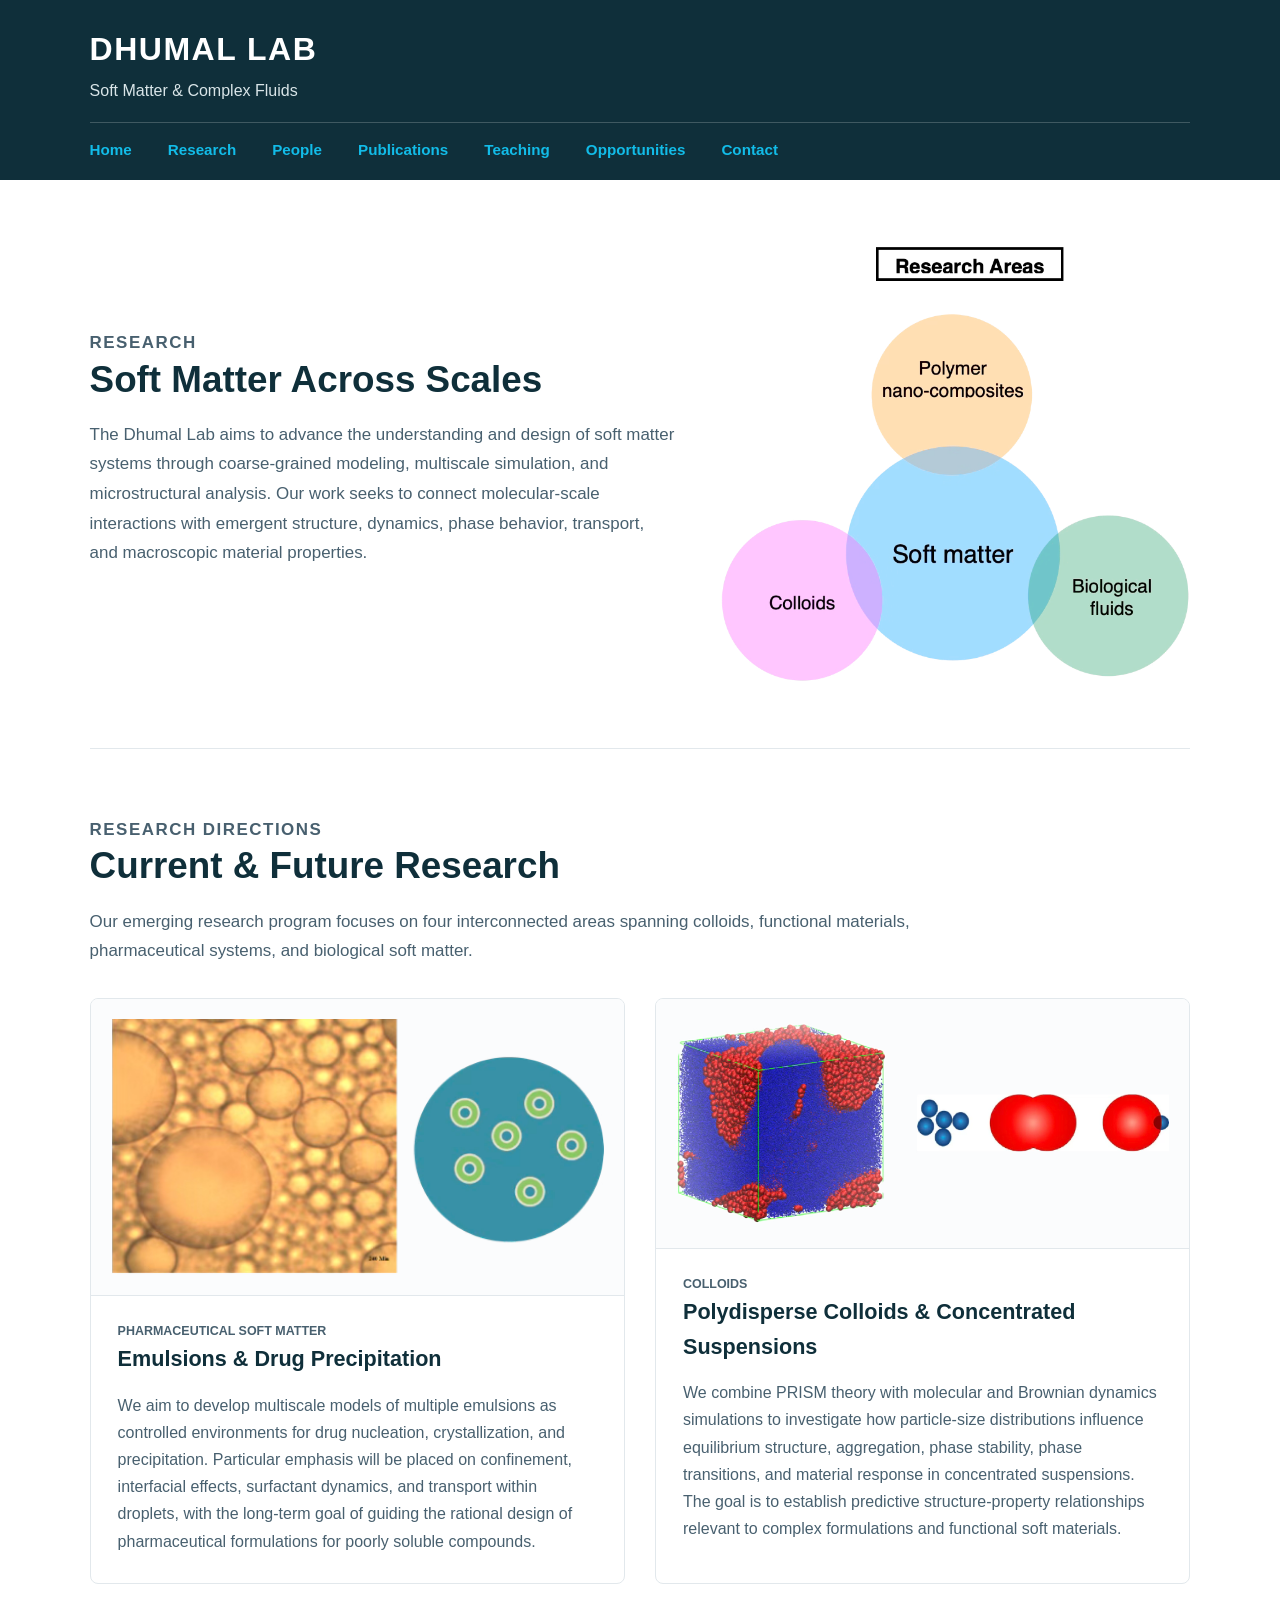
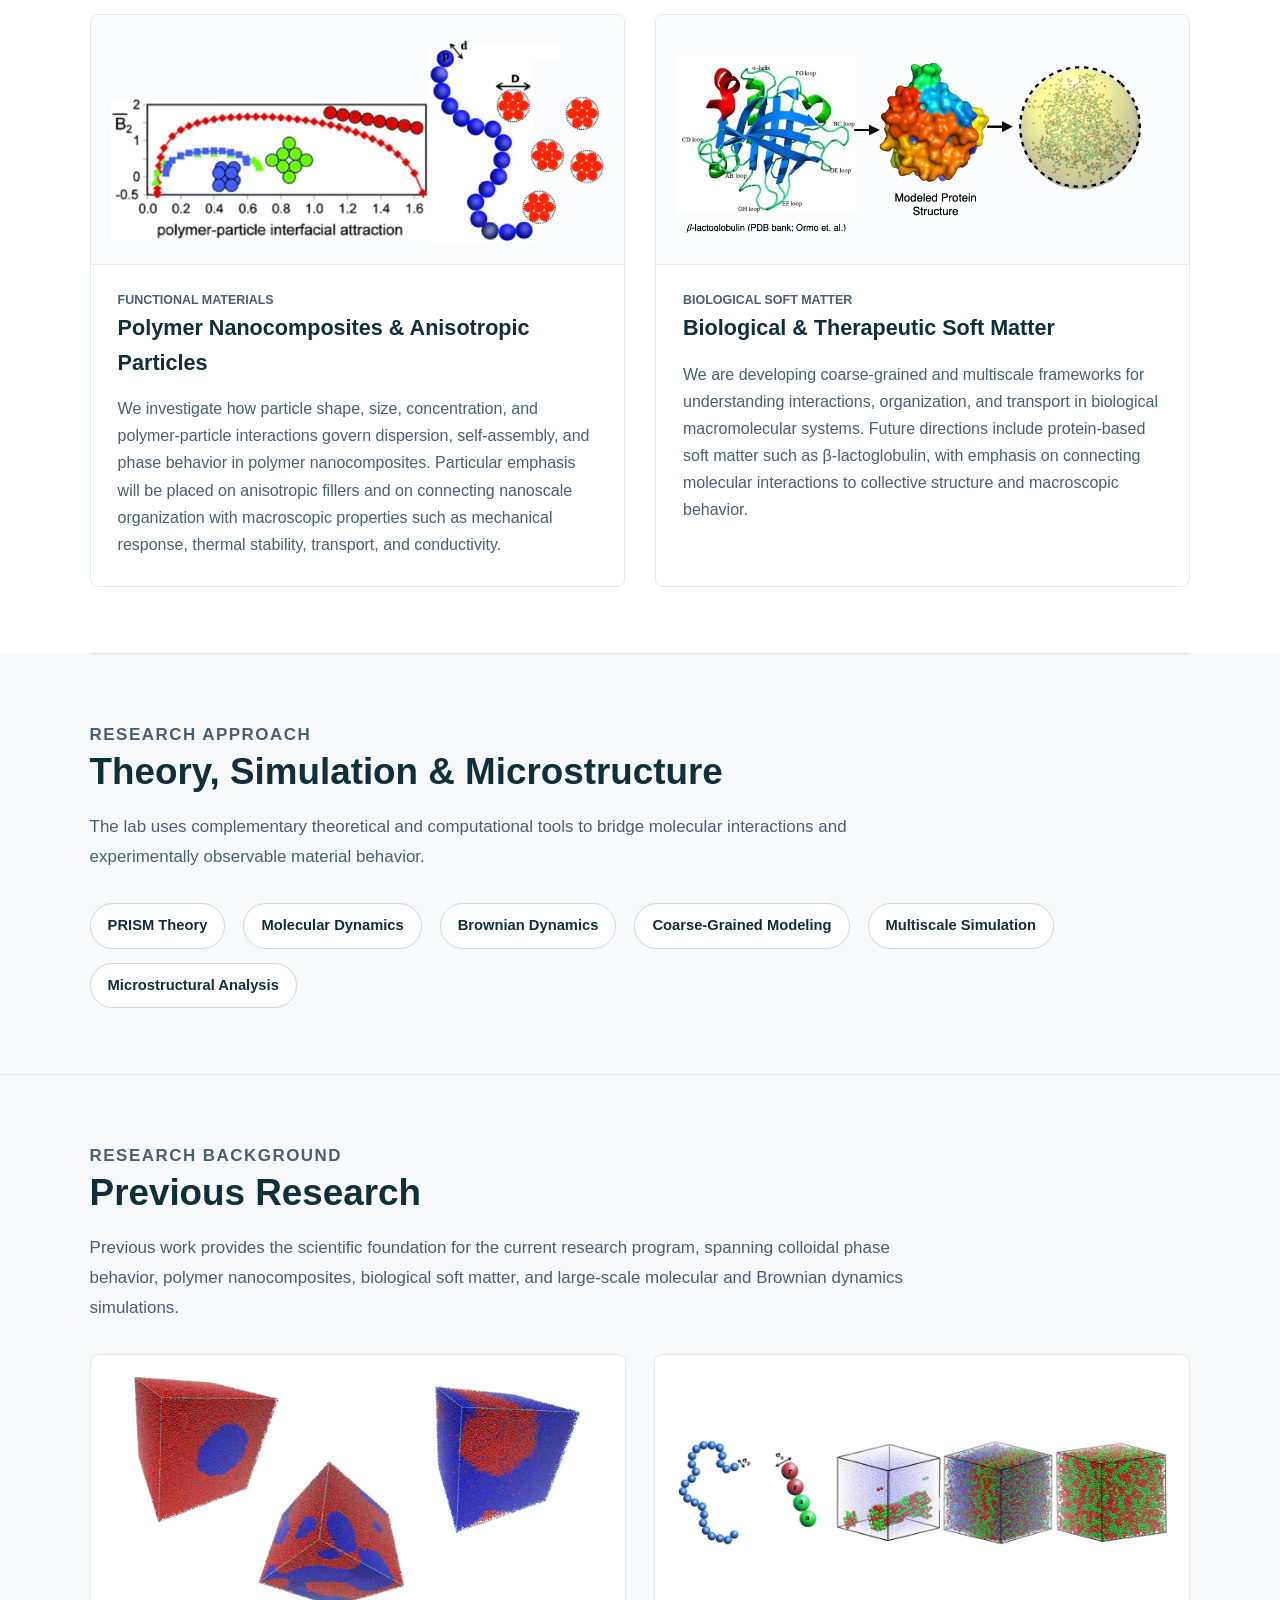
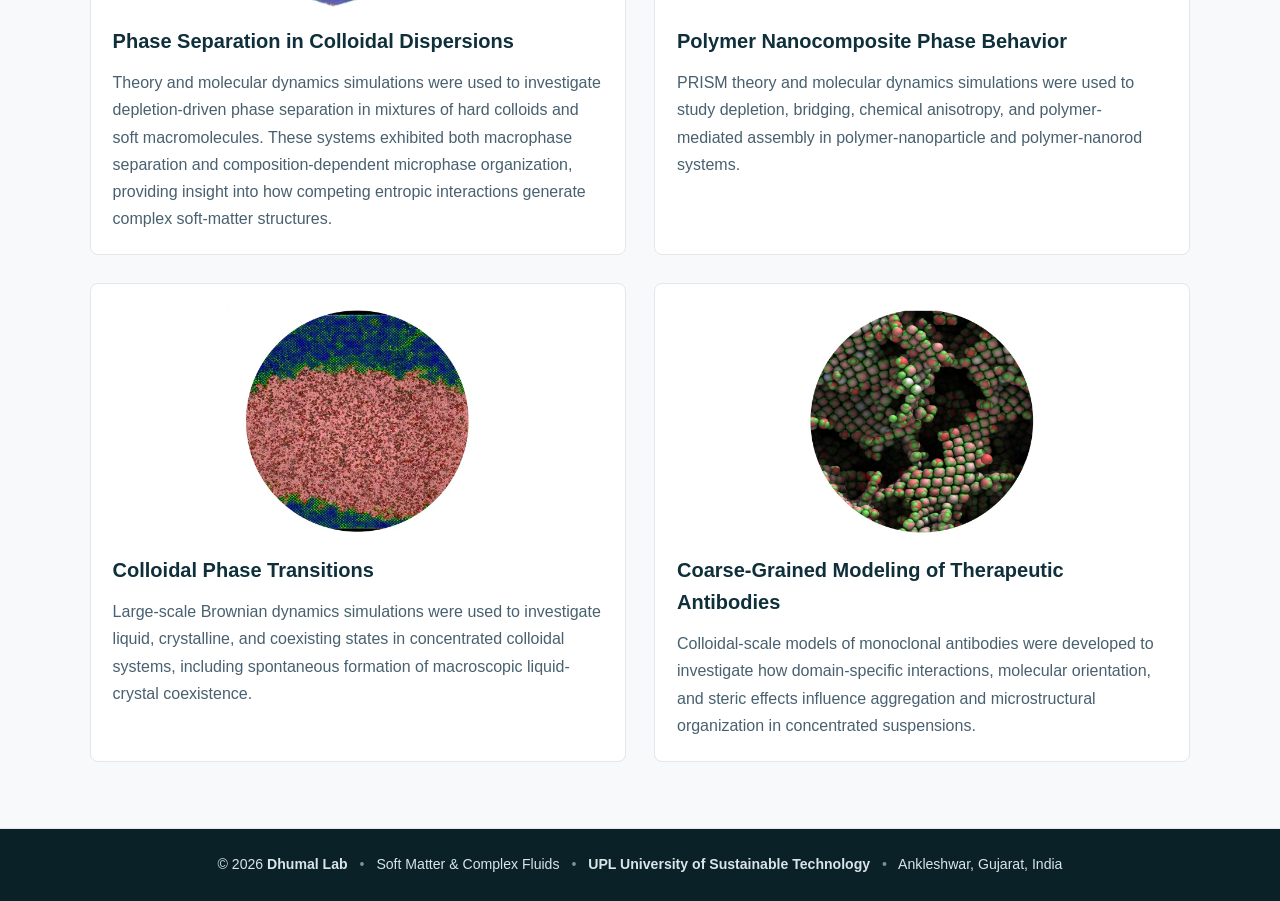
<file: research.html>
<!DOCTYPE html>
<html lang="en">

<head>
    <meta charset="UTF-8">

    <meta name="viewport" content="width=device-width, initial-scale=1.0">

    <title>Research | Dhumal Lab</title>

    <meta
        name="description"
        content="Research in the Dhumal Lab on soft matter, complex fluids, colloids, polymer nanocomposites, emulsions, biological soft matter, and multiscale simulation."
    >

    <link rel="stylesheet" href="style.css">
</head>


<body>


<!-- =========================================================
     HEADER
     ========================================================= -->

<header class="site-header">

    <div class="header-inner">

        <div class="lab-identity">

    <h1>
        <a href="/DhumalLab_SoftMatter/index.html">
            DHUMAL LAB
        </a>
    </h1>

    <p>
        Soft Matter &amp; Complex Fluids
    </p>

</div>
     <nav class="site-nav" aria-label="Main navigation">

    <a href="/DhumalLab_SoftMatter/index.html">

        Home

    </a>

    <a href="/DhumalLab_SoftMatter/research.html">

        Research

    </a>

    <a href="/DhumalLab_SoftMatter/people.html">

        People

    </a>

    <a href="/DhumalLab_SoftMatter/publications.html">

        Publications

    </a>

    <a href="/DhumalLab_SoftMatter/teaching.html">
     
         Teaching
           
     </a>

    <a href="/DhumalLab_SoftMatter/index.html#opportunities">

        Opportunities

    </a>

    <a href="/DhumalLab_SoftMatter/index.html#contact">

        Contact

    </a>

</nav>
        
        </div>

</header>



<main>


    <!-- =====================================================
         RESEARCH INTRODUCTION
         ===================================================== -->

    <section class="page-intro">

        <div class="section-heading">

            <p class="section-label">
                Research
            </p>

            <h2>
                Soft Matter Across Scales
            </h2>

            <p>

                The Dhumal Lab aims to advance the understanding
                and design of soft matter systems through
                coarse-grained modeling, multiscale simulation,
                and microstructural analysis.

                Our work seeks to connect molecular-scale
                interactions with emergent structure, dynamics,
                phase behavior, transport, and macroscopic
                material properties.

            </p>

        </div>


        <div class="research-theme-large">

            <img
                src="images/research/theme/DhumalLab_research_theme.png"
                alt="Dhumal Lab research themes in soft matter"
            >

        </div>

    </section>



    <!-- =====================================================
         CURRENT & FUTURE RESEARCH
         ===================================================== -->

    <section class="research-section">

        <div class="section-heading">

            <p class="section-label">
                Research Directions
            </p>

            <h2>
                Current &amp; Future Research
            </h2>

            <p>

                Our emerging research program focuses on four
                interconnected areas spanning colloids,
                functional materials, pharmaceutical systems,
                and biological soft matter.

            </p>

        </div>



        <div class="research-grid">


            <!-- EMULSIONS -->

            <article class="research-card">

                <div class="research-image">

                    <img
                        src="images/research/current/current_research_emulsions.png"
                        alt="Multiple emulsions and confined droplets for drug precipitation"
                    >

                </div>


                <div class="research-card-content">

                    <p class="research-card-label">
                        Pharmaceutical Soft Matter
                    </p>

                    <h3>
                        Emulsions &amp; Drug Precipitation
                    </h3>

                    <p>

                        We aim to develop multiscale models of
                        multiple emulsions as controlled
                        environments for drug nucleation,
                        crystallization, and precipitation.

                        Particular emphasis will be placed on
                        confinement, interfacial effects,
                        surfactant dynamics, and transport within
                        droplets, with the long-term goal of
                        guiding the rational design of
                        pharmaceutical formulations for poorly
                        soluble compounds.

                    </p>

                </div>

            </article>



            <!-- COLLOIDS -->

            <article class="research-card">

                <div class="research-image">

                    <img
                        src="images/research/current/current_research_colloidal_dispersions.png"
                        alt="Models of colloidal dispersions and concentrated suspensions"
                    >

                </div>


                <div class="research-card-content">

                    <p class="research-card-label">
                        Colloids
                    </p>

                    <h3>
                        Polydisperse Colloids &amp;
                        Concentrated Suspensions
                    </h3>

                    <p>

                        We combine PRISM theory with molecular
                        and Brownian dynamics simulations to
                        investigate how particle-size
                        distributions influence equilibrium
                        structure, aggregation, phase stability,
                        phase transitions, and material response
                        in concentrated suspensions.

                        The goal is to establish predictive
                        structure-property relationships relevant
                        to complex formulations and functional
                        soft materials.

                    </p>

                </div>

            </article>



            <!-- POLYMER NANOCOMPOSITES -->

            <article class="research-card">

                <div class="research-image">

                    <img
                        src="images/research/current/current_research_polymer_nanocomposites.png"
                        alt="Polymer nanocomposites containing anisotropic particles"
                    >

                </div>


                <div class="research-card-content">

                    <p class="research-card-label">
                        Functional Materials
                    </p>

                    <h3>
                        Polymer Nanocomposites &amp;
                        Anisotropic Particles
                    </h3>

                    <p>

                        We investigate how particle shape, size,
                        concentration, and polymer-particle
                        interactions govern dispersion,
                        self-assembly, and phase behavior in
                        polymer nanocomposites.

                        Particular emphasis will be placed on
                        anisotropic fillers and on connecting
                        nanoscale organization with macroscopic
                        properties such as mechanical response,
                        thermal stability, transport, and
                        conductivity.

                    </p>

                </div>

            </article>



            <!-- BIOLOGICAL -->

            <article class="research-card">

                <div class="research-image">

                    <img
                        src="images/research/current/current_research_biological_fluids.png"
                        alt="Protein structure and coarse-grained biological soft matter models"
                    >

                </div>


                <div class="research-card-content">

                    <p class="research-card-label">
                        Biological Soft Matter
                    </p>

                    <h3>
                        Biological &amp; Therapeutic Soft Matter
                    </h3>

                    <p>

                        We are developing coarse-grained and
                        multiscale frameworks for understanding
                        interactions, organization, and transport
                        in biological macromolecular systems.

                        Future directions include protein-based
                        soft matter such as
                        &beta;-lactoglobulin, with emphasis on
                        connecting molecular interactions to
                        collective structure and macroscopic
                        behavior.

                    </p>

                </div>

            </article>


        </div>

    </section>



    <!-- =====================================================
         RESEARCH APPROACH
         ===================================================== -->

    <section class="methods-section">

        <div class="section-heading">

            <p class="section-label">
                Research Approach
            </p>

            <h2>
                Theory, Simulation &amp; Microstructure
            </h2>

            <p>

                The lab uses complementary theoretical and
                computational tools to bridge molecular
                interactions and experimentally observable
                material behavior.

            </p>

        </div>


        <div class="methods-list">

            <span>PRISM Theory</span>

            <span>Molecular Dynamics</span>

            <span>Brownian Dynamics</span>

            <span>Coarse-Grained Modeling</span>

            <span>Multiscale Simulation</span>

            <span>Microstructural Analysis</span>

        </div>

    </section>



    <!-- =====================================================
         PREVIOUS RESEARCH
         ===================================================== -->

    <section class="past-research-preview">

        <div class="section-heading">

            <p class="section-label">
                Research Background
            </p>

            <h2>
                Previous Research
            </h2>

            <p>

                Previous work provides the scientific foundation
                for the current research program, spanning
                colloidal phase behavior, polymer
                nanocomposites, biological soft matter, and
                large-scale molecular and Brownian dynamics
                simulations.

            </p>

        </div>


        <div class="past-research-grid">


            <!-- PHD COLLOIDS -->

            <article class="past-research-item">

                <img
                    src="images/research/past/Past_PhD_research_Colloidal_dispersion_1.png"
                    alt="Phase separation in colloidal dispersions"
                >

                <h3>
                    Phase Separation in Colloidal Dispersions
                </h3>

                <p>

                    Theory and molecular dynamics simulations
                    were used to investigate depletion-driven
                    phase separation in mixtures of hard
                    colloids and soft macromolecules.

                    These systems exhibited both macrophase
                    separation and composition-dependent
                    microphase organization, providing insight
                    into how competing entropic interactions
                    generate complex soft-matter structures.

                </p>

            </article>



            <!-- PHD POLYMER NC -->

            <article class="past-research-item">

                <img
                    src="images/research/past/Past_PhD_research_polymer_nanocomposites_1.png"
                    alt="Polymer nanocomposite phase behavior"
                >

                <h3>
                    Polymer Nanocomposite Phase Behavior
                </h3>

                <p>

                    PRISM theory and molecular dynamics
                    simulations were used to study depletion,
                    bridging, chemical anisotropy, and
                    polymer-mediated assembly in
                    polymer-nanoparticle and polymer-nanorod
                    systems.

                </p>

            </article>



            <!-- POSTDOC COLLOIDS -->

            <article class="past-research-item">

                <img
                    src="images/research/past/Past_Postdoc_research_Colloidal_dispersion_1.png"
                    alt="Large-scale Brownian dynamics simulation of colloidal phase transitions"
                >

                <h3>
                    Colloidal Phase Transitions
                </h3>

                <p>

                    Large-scale Brownian dynamics simulations
                    were used to investigate liquid,
                    crystalline, and coexisting states in
                    concentrated colloidal systems, including
                    spontaneous formation of macroscopic
                    liquid-crystal coexistence.

                </p>

            </article>



            <!-- POSTDOC BIOLOGICAL -->

            <article class="past-research-item">

                <img
                    src="images/research/past/Past_Postdoc_research_biological_fluids_mAbs.png"
                    alt="Coarse-grained modeling of monoclonal antibodies"
                >

                <h3>
                    Coarse-Grained Modeling of Therapeutic Antibodies
                </h3>

                <p>

                    Colloidal-scale models of monoclonal
                    antibodies were developed to investigate how
                    domain-specific interactions, molecular
                    orientation, and steric effects influence
                    aggregation and microstructural organization
                    in concentrated suspensions.

                </p>

            </article>


        </div>

    </section>


</main>



<!-- =========================================================
     FOOTER
     ========================================================= -->

<footer>

    <p>

        &copy; 2026

        <a href="/DhumalLab_SoftMatter/index.html">
            Dhumal Lab
        </a>

        <span class="footer-divider">&bull;</span>

        Soft Matter &amp; Complex Fluids

        <span class="footer-divider">&bull;</span>

        <a
            href="https://upluniversity.ac.in/"
            target="_blank"
            rel="noopener noreferrer"
        >
            UPL University of Sustainable Technology
        </a>

        <span class="footer-divider">&bull;</span>

        Ankleshwar, Gujarat, India

    </p>

</footer>


</body>

</html>
</file>
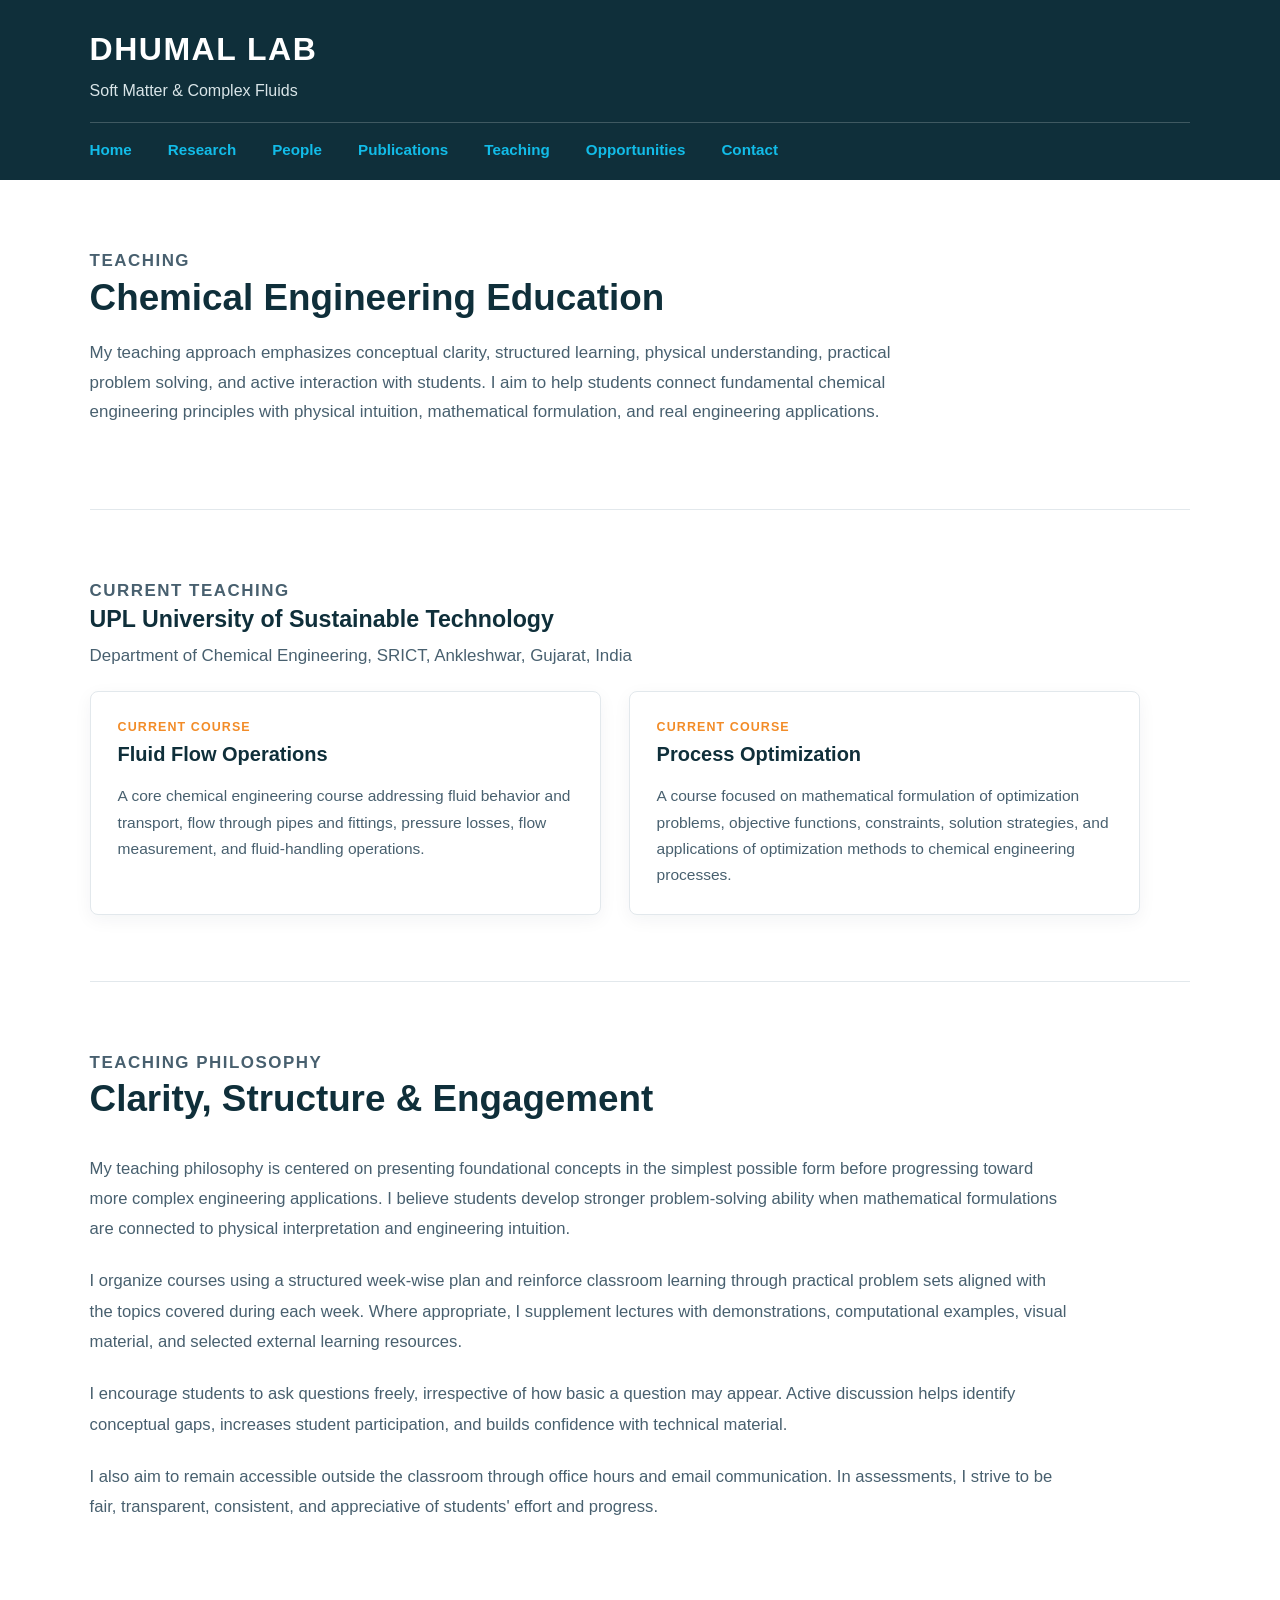
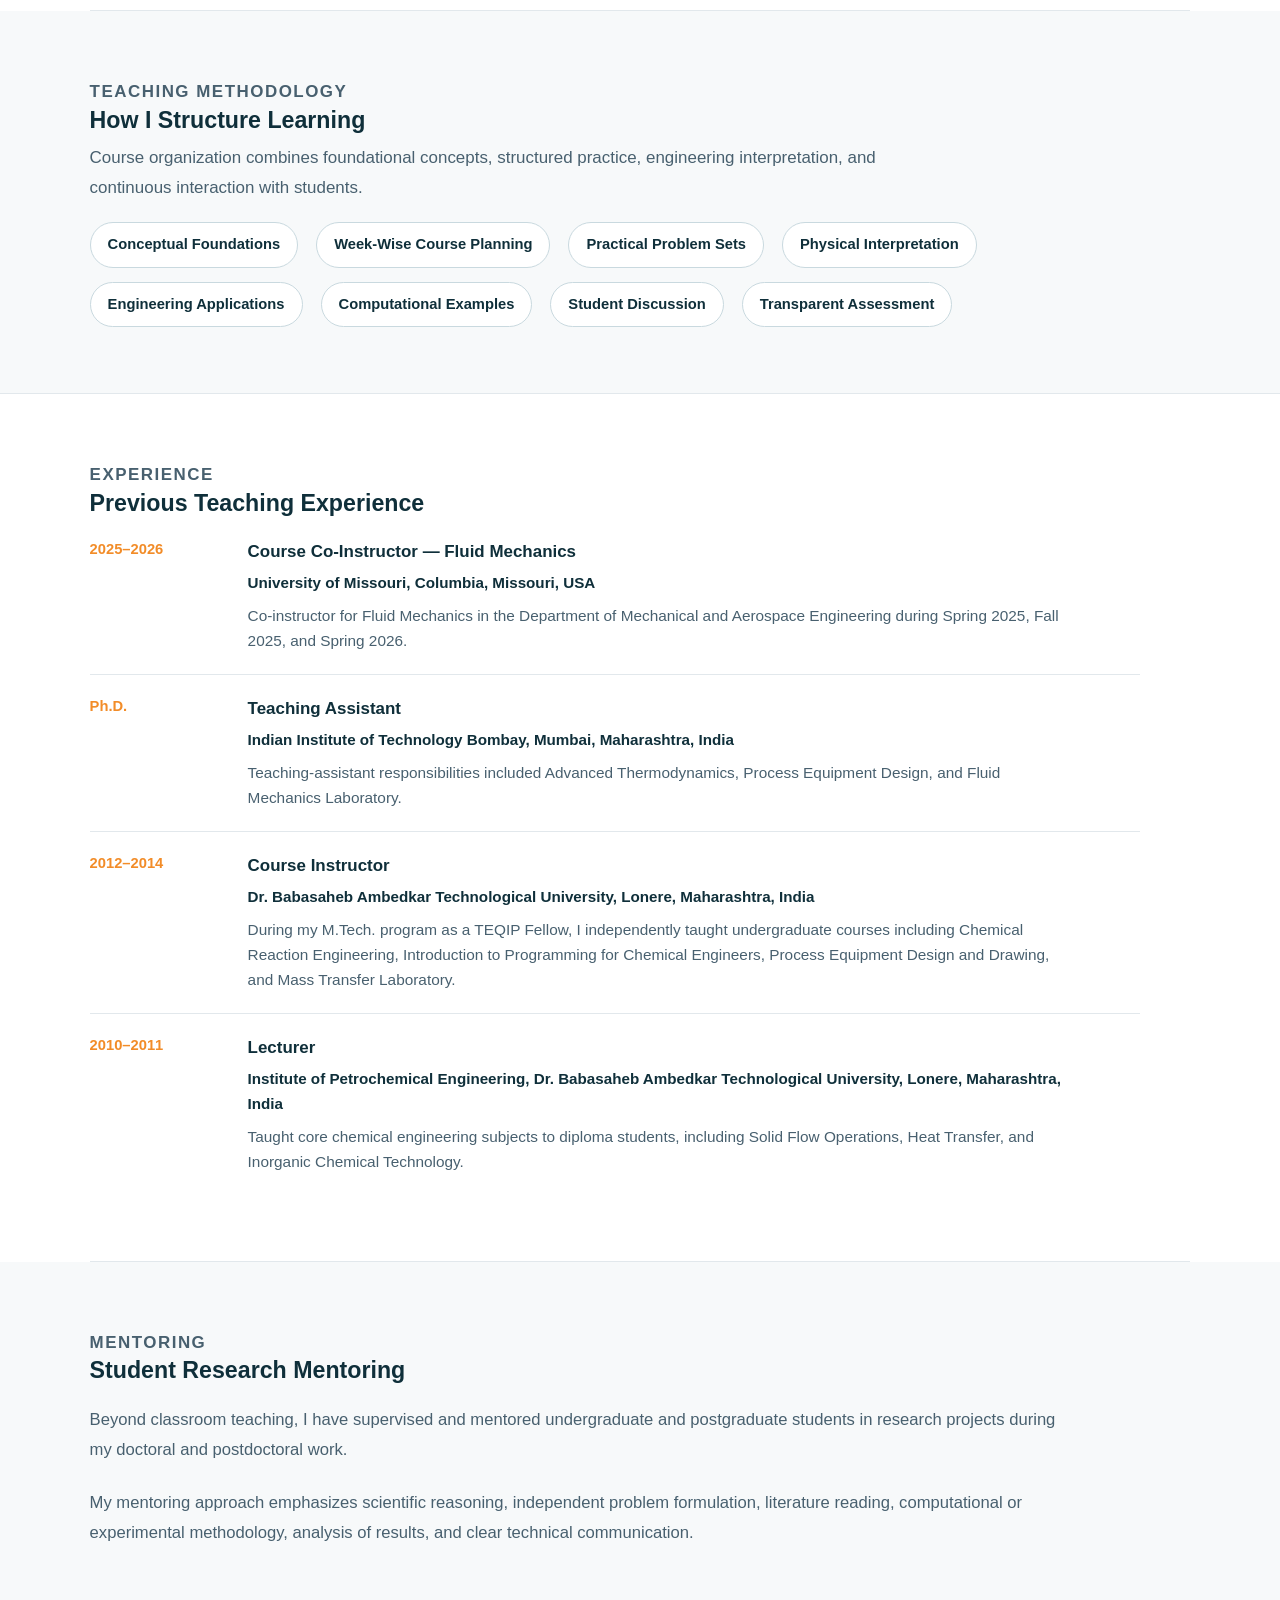
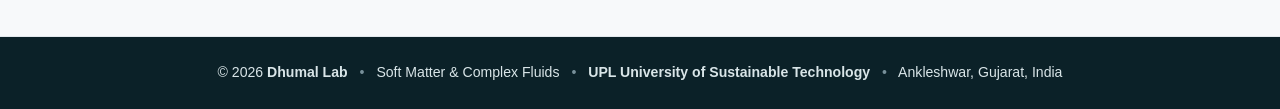
<file: teaching.html>
<!DOCTYPE html>
<html lang="en">

<head>
    <meta charset="UTF-8">

    <meta name="viewport"
          content="width=device-width, initial-scale=1.0">

    <title>Teaching | Dhumal Lab</title>

    <meta
        name="description"
        content="Teaching philosophy, current courses, teaching experience, and student mentoring of Dr. Umesh Dhumal at UPL University of Sustainable Technology."
    >

    <link rel="stylesheet"
          href="./style.css?v=20260812-3">
</head>


<body>


<!-- =========================================================
     HEADER
     ========================================================= -->

<header class="site-header">

    <div class="header-inner">

        <div class="lab-identity">

    <h1>
        <a href="/DhumalLab_SoftMatter/index.html">
            DHUMAL LAB
        </a>
    </h1>

    <p>
        Soft Matter &amp; Complex Fluids
    </p>

</div>


        <nav class="site-nav" aria-label="Main navigation">

            <a href="/DhumalLab_SoftMatter/index.html">
                Home
            </a>

            <a href="/DhumalLab_SoftMatter/research.html">
                Research
            </a>

            <a href="/DhumalLab_SoftMatter/people.html">
                People
            </a>

            <a href="/DhumalLab_SoftMatter/publications.html">
                Publications
            </a>

            <a href="/DhumalLab_SoftMatter/teaching.html">
                Teaching
            </a>

            <a href="/DhumalLab_SoftMatter/index.html#opportunities">
                Opportunities
            </a>

            <a href="/DhumalLab_SoftMatter/index.html#contact">
                Contact
            </a>

        </nav>

    </div>

</header>



<!-- =========================================================
     MAIN
     ========================================================= -->

<main>


    <!-- =====================================================
         PAGE INTRODUCTION
         ===================================================== -->

    <section class="page-intro-simple">

        <div class="section-heading">

            <p class="section-label">
                Teaching
            </p>

            <h2>
                Chemical Engineering Education
            </h2>

            <p>
                My teaching approach emphasizes conceptual clarity,
                structured learning, physical understanding, practical
                problem solving, and active interaction with students.
                I aim to help students connect fundamental chemical
                engineering principles with physical intuition,
                mathematical formulation, and real engineering
                applications.
            </p>

        </div>

    </section>



    <!-- =====================================================
         CURRENT TEACHING
         ===================================================== -->

    <section class="teaching-current-section">

        <div class="section-heading compact-heading">

            <p class="section-label">
                Current Teaching
            </p>

            <h2>
                UPL University of Sustainable Technology
            </h2>

            <p>
                Department of Chemical Engineering, SRICT,
                Ankleshwar, Gujarat, India
            </p>

        </div>


        <div class="current-course-grid">


            <article class="course-card">

                <p class="course-card-label">
                    Current Course
                </p>

                <h3>
                    Fluid Flow Operations
                </h3>

                <p>
                    A core chemical engineering course addressing
                    fluid behavior and transport, flow through pipes
                    and fittings, pressure losses, flow measurement,
                    and fluid-handling operations.
                </p>

            </article>



            <article class="course-card">

                <p class="course-card-label">
                    Current Course
                </p>

                <h3>
                    Process Optimization
                </h3>

                <p>
                    A course focused on mathematical formulation of
                    optimization problems, objective functions,
                    constraints, solution strategies, and applications
                    of optimization methods to chemical engineering
                    processes.
                </p>

            </article>


        </div>

    </section>



    <!-- =====================================================
         TEACHING PHILOSOPHY
         ===================================================== -->

    <section class="teaching-philosophy-section">

        <div class="section-heading">

            <p class="section-label">
                Teaching Philosophy
            </p>

            <h2>
                Clarity, Structure &amp; Engagement
            </h2>

        </div>


        <div class="teaching-text">

            <p>
                My teaching philosophy is centered on presenting
                foundational concepts in the simplest possible form
                before progressing toward more complex engineering
                applications. I believe students develop stronger
                problem-solving ability when mathematical formulations
                are connected to physical interpretation and
                engineering intuition.
            </p>

            <p>
                I organize courses using a structured week-wise plan
                and reinforce classroom learning through practical
                problem sets aligned with the topics covered during
                each week. Where appropriate, I supplement lectures
                with demonstrations, computational examples, visual
                material, and selected external learning resources.
            </p>

            <p>
                I encourage students to ask questions freely,
                irrespective of how basic a question may appear.
                Active discussion helps identify conceptual gaps,
                increases student participation, and builds confidence
                with technical material.
            </p>

            <p>
                I also aim to remain accessible outside the classroom
                through office hours and email communication. In
                assessments, I strive to be fair, transparent,
                consistent, and appreciative of students' effort and
                progress.
            </p>

        </div>

    </section>



    <!-- =====================================================
         TEACHING METHODOLOGY
         ===================================================== -->

    <section class="methods-section">

        <div class="section-heading compact-heading">

            <p class="section-label">
                Teaching Methodology
            </p>

            <h2>
                How I Structure Learning
            </h2>

            <p>
                Course organization combines foundational concepts,
                structured practice, engineering interpretation, and
                continuous interaction with students.
            </p>

        </div>


        <div class="methods-list">

            <span>
                Conceptual Foundations
            </span>

            <span>
                Week-Wise Course Planning
            </span>

            <span>
                Practical Problem Sets
            </span>

            <span>
                Physical Interpretation
            </span>

            <span>
                Engineering Applications
            </span>

            <span>
                Computational Examples
            </span>

            <span>
                Student Discussion
            </span>

            <span>
                Transparent Assessment
            </span>

        </div>

    </section>



    <!-- =====================================================
         PREVIOUS TEACHING EXPERIENCE
         ===================================================== -->

    <section class="teaching-history-section">

        <div class="section-heading compact-heading">

            <p class="section-label">
                Experience
            </p>

            <h2>
                Previous Teaching Experience
            </h2>

        </div>


        <div class="teaching-timeline">


            <!-- UNIVERSITY OF MISSOURI -->

            <article class="teaching-history-item">

                <div class="teaching-history-year">
                    2025&ndash;2026
                </div>

                <div class="teaching-history-content">

                    <h3>
                        Course Co-Instructor &mdash; Fluid Mechanics
                    </h3>

                    <p class="teaching-institution">
                        University of Missouri, Columbia, Missouri, USA
                    </p>

                    <p>
                        Co-instructor for Fluid Mechanics in the
                        Department of Mechanical and Aerospace
                        Engineering during Spring 2025, Fall 2025,
                        and Spring 2026.
                    </p>

                </div>

            </article>



            <!-- IIT BOMBAY -->

            <article class="teaching-history-item">

                <div class="teaching-history-year">
                    Ph.D.
                </div>

                <div class="teaching-history-content">

                    <h3>
                        Teaching Assistant
                    </h3>

                    <p class="teaching-institution">
                        Indian Institute of Technology Bombay,
                        Mumbai, Maharashtra, India
                    </p>

                    <p>
                        Teaching-assistant responsibilities included
                        Advanced Thermodynamics, Process Equipment
                        Design, and Fluid Mechanics Laboratory.
                    </p>

                </div>

            </article>



            <!-- DR BATU -->

            <article class="teaching-history-item">

                <div class="teaching-history-year">
                    2012&ndash;2014
                </div>

                <div class="teaching-history-content">

                    <h3>
                        Course Instructor
                    </h3>

                    <p class="teaching-institution">
                        Dr. Babasaheb Ambedkar Technological University,
                        Lonere, Maharashtra, India
                    </p>

                    <p>
                        During my M.Tech. program as a TEQIP Fellow,
                        I independently taught undergraduate courses
                        including Chemical Reaction Engineering,
                        Introduction to Programming for Chemical
                        Engineers, Process Equipment Design and
                        Drawing, and Mass Transfer Laboratory.
                    </p>

                </div>

            </article>



            <!-- LECTURER -->

            <article class="teaching-history-item">

                <div class="teaching-history-year">
                    2010&ndash;2011
                </div>

                <div class="teaching-history-content">

                    <h3>
                        Lecturer
                    </h3>

                    <p class="teaching-institution">
                        Institute of Petrochemical Engineering,
                        Dr. Babasaheb Ambedkar Technological University,
                        Lonere, Maharashtra, India
                    </p>

                    <p>
                        Taught core chemical engineering subjects to
                        diploma students, including Solid Flow
                        Operations, Heat Transfer, and Inorganic
                        Chemical Technology.
                    </p>

                </div>

            </article>


        </div>

    </section>



    <!-- =====================================================
         STUDENT RESEARCH MENTORING
         ===================================================== -->

    <section class="teaching-mentoring-section alternate-section">

        <div class="section-heading compact-heading">

            <p class="section-label">
                Mentoring
            </p>

            <h2>
                Student Research Mentoring
            </h2>

        </div>


        <div class="teaching-text">

            <p>
                Beyond classroom teaching, I have supervised and
                mentored undergraduate and postgraduate students in
                research projects during my doctoral and postdoctoral
                work.
            </p>

            <p>
                My mentoring approach emphasizes scientific reasoning,
                independent problem formulation, literature reading,
                computational or experimental methodology, analysis of
                results, and clear technical communication.
            </p>

        </div>

    </section>


</main>



<!-- =========================================================
     FOOTER
     ========================================================= -->

<footer>

    <p>

        &copy; 2026

        <a href="/DhumalLab_SoftMatter/index.html">
            Dhumal Lab
        </a>

        <span class="footer-divider">&bull;</span>

        Soft Matter &amp; Complex Fluids

        <span class="footer-divider">&bull;</span>

        <a
            href="https://upluniversity.ac.in/"
            target="_blank"
            rel="noopener noreferrer"
        >
            UPL University of Sustainable Technology
        </a>

        <span class="footer-divider">&bull;</span>

        Ankleshwar, Gujarat, India

    </p>

</footer>


</body>

</html>
</file>
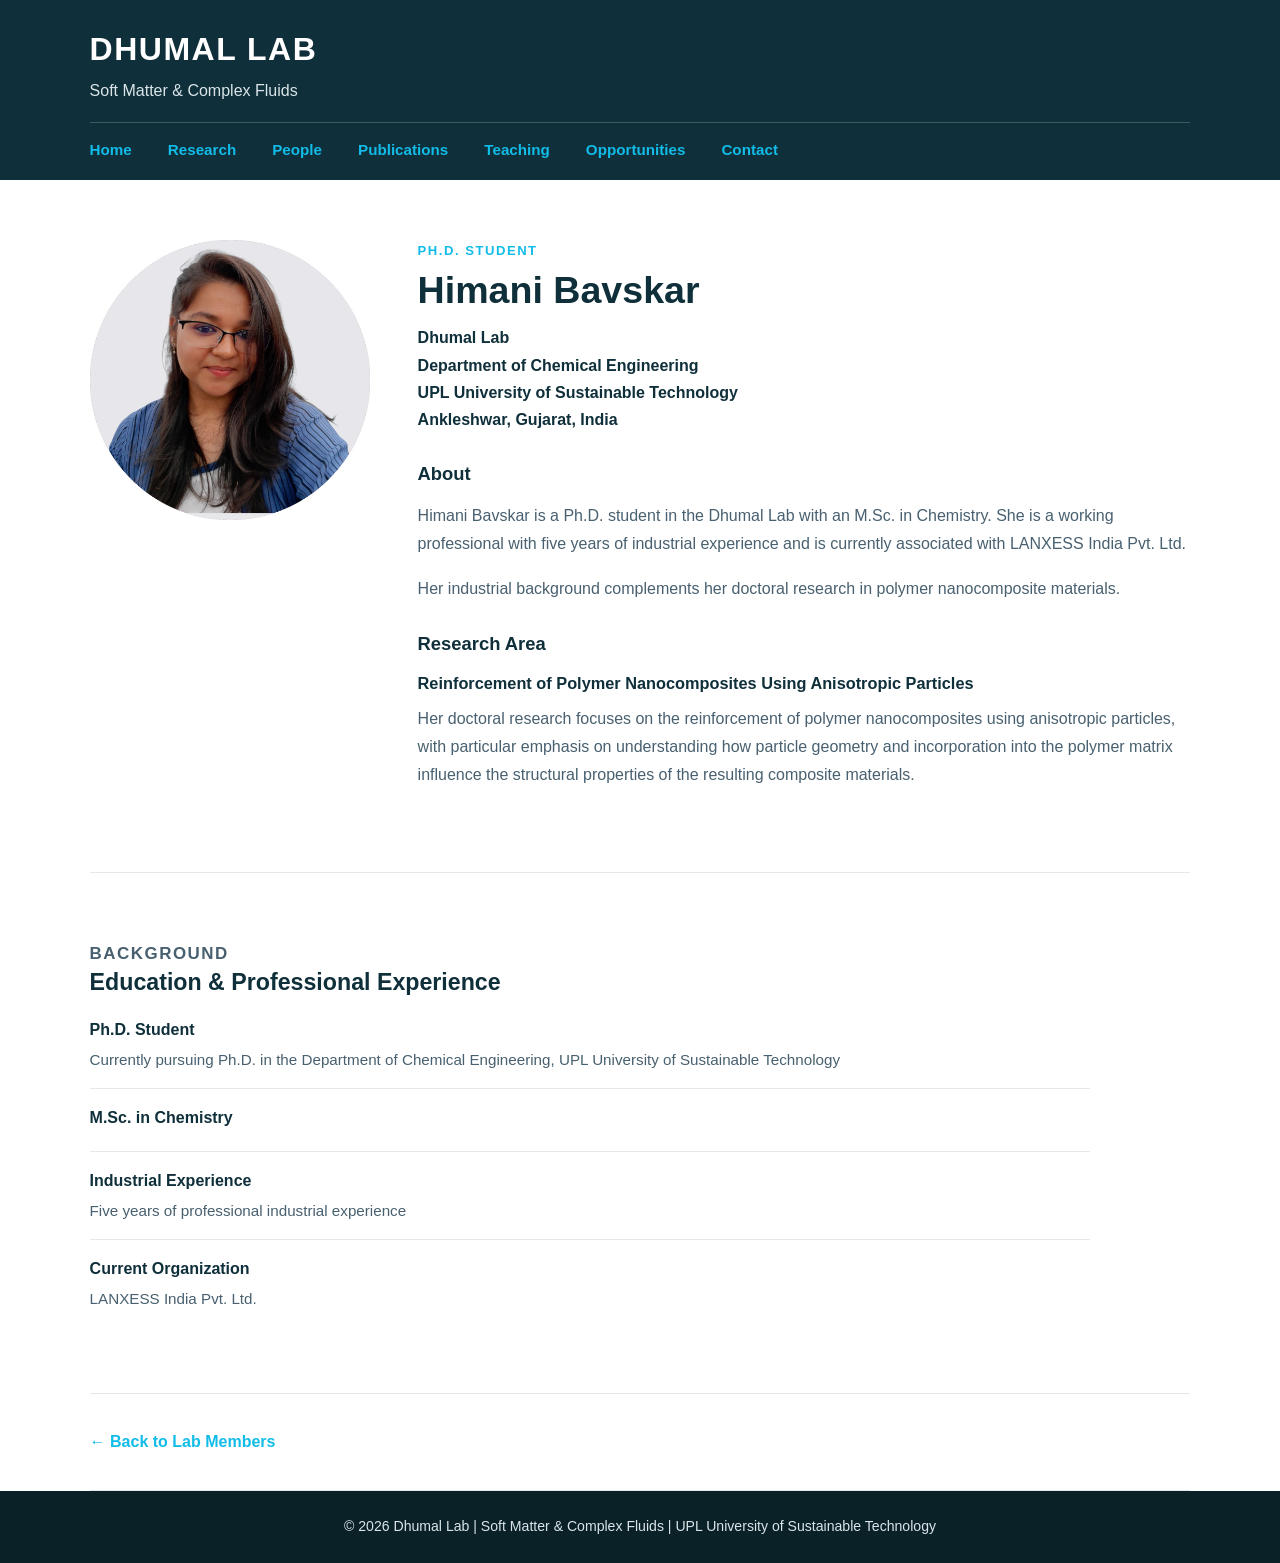
<file: people/himani-bavskar.html>
<!DOCTYPE html>
<html lang="en">

<head>
    <meta charset="UTF-8">

    <meta name="viewport"
          content="width=device-width, initial-scale=1.0">

    <title>Himani Bavskar | Dhumal Lab</title>

    <meta
        name="description"
        content="Himani Bavskar, Ph.D. student in the Dhumal Lab at UPL University of Sustainable Technology, working on reinforcement of polymer nanocomposites using anisotropic particles."
    >

    <link rel="stylesheet"
          href="../style.css?v=20260919-2">
</head>


<body>


<!-- =========================================================
     HEADER
     ========================================================= -->

<header class="site-header">

    <div class="header-inner">

        <div class="lab-identity">

            <h1>
                <a href="/DhumalLab_SoftMatter/index.html">
                    DHUMAL LAB
                </a>
            </h1>

            <p>
                Soft Matter &amp; Complex Fluids
            </p>

        </div>


        <nav class="site-nav" aria-label="Main navigation">

            <a href="/DhumalLab_SoftMatter/index.html">
                Home
            </a>

            <a href="/DhumalLab_SoftMatter/research.html">
                Research
            </a>

            <a href="/DhumalLab_SoftMatter/people.html">
                People
            </a>

            <a href="/DhumalLab_SoftMatter/publications.html">
                Publications
            </a>

            <a href="/DhumalLab_SoftMatter/teaching.html">
                Teaching
            </a>

            <a href="/DhumalLab_SoftMatter/index.html#opportunities">
                Opportunities
            </a>

            <a href="/DhumalLab_SoftMatter/index.html#contact">
                Contact
            </a>

        </nav>

    </div>

</header>



<!-- =========================================================
     MAIN
     ========================================================= -->

<main>


    <!-- =====================================================
         PROFILE
         ===================================================== -->

    <section class="individual-profile-section">

        <div class="individual-profile-grid">


            <!-- PHOTO -->

            <div class="individual-profile-photo">

                <img
                    src="../images/people/Himani_Bavskar.png"
                    alt="Himani Bavskar"
                >

            </div>



            <!-- PROFILE INFORMATION -->

            <div class="individual-profile-content">

                <p class="section-label">
                    Ph.D. Student
                </p>

                <h1>
                    Himani Bavskar
                </h1>


                <p class="individual-profile-position">
                    Dhumal Lab<br>
                    Department of Chemical Engineering<br>
                    UPL University of Sustainable Technology<br>
                    Ankleshwar, Gujarat, India
                </p>


                <!-- ABOUT -->

                <div class="profile-research-block">

                    <h2>
                        About
                    </h2>

                    <p>
                        Himani Bavskar is a Ph.D. student in the
                        Dhumal Lab with an M.Sc. in Chemistry.
                        She is a working professional with five years
                        of industrial experience and is currently
                        associated with LANXESS India Pvt. Ltd.
                    </p>

                    <p>
                        Her industrial background complements her
                        doctoral research in polymer nanocomposite
                        materials.
                    </p>

                </div>


                <!-- RESEARCH AREA -->

                <div class="profile-research-block">

                    <h2>
                        Research Area
                    </h2>

                    <h3 class="student-research-title">
                        Reinforcement of Polymer Nanocomposites
                        Using Anisotropic Particles
                    </h3>

                    <p>
                        Her doctoral research focuses on the
                        reinforcement of polymer nanocomposites using
                        anisotropic particles, with particular emphasis
                        on understanding how particle geometry and
                        incorporation into the polymer matrix influence
                        the structural properties of the resulting
                        composite materials.
                    </p>

                </div>

            </div>


        </div>

    </section>



    <!-- =====================================================
         EDUCATION & PROFESSIONAL BACKGROUND
         ===================================================== -->

    <section class="education-section">

        <div class="section-heading compact-heading">

            <p class="section-label">
                Background
            </p>

            <h2>
                Education &amp; Professional Experience
            </h2>

        </div>


        <div class="academic-list">


            <!-- Ph.D. -->

            <div class="academic-item">

                <h3>
                    Ph.D. Student
                </h3>

                <p class="student-profile-detail">
                    Currently pursuing Ph.D. in the
                    Department of Chemical Engineering,
                    UPL University of Sustainable Technology
                </p>

            </div>



            <!-- M.Sc. -->

            <div class="academic-item">

                <h3>
                    M.Sc. in Chemistry
                </h3>

            </div>



            <!-- INDUSTRIAL EXPERIENCE -->

            <div class="academic-item">

                <h3>
                    Industrial Experience
                </h3>

                <p class="student-profile-detail">
                    Five years of professional industrial experience
                </p>

            </div>



            <!-- CURRENT ORGANIZATION -->

            <div class="academic-item">

                <h3>
                    Current Organization
                </h3>

                <p class="student-profile-detail">
                    LANXESS India Pvt. Ltd.
                </p>

            </div>


        </div>

    </section>



    <!-- =====================================================
         BACK TO PEOPLE
         ===================================================== -->

    <section class="profile-back-section">

        <a
            class="text-link"
            href="/DhumalLab_SoftMatter/people.html"
        >
            &larr; Back to Lab Members
        </a>

    </section>


</main>



<!-- =========================================================
     FOOTER
     ========================================================= -->

<footer>

    <p>
        &copy; 2026 Dhumal Lab |
        Soft Matter &amp; Complex Fluids |
        UPL University of Sustainable Technology
    </p>

</footer>


</body>

</html>
</file>
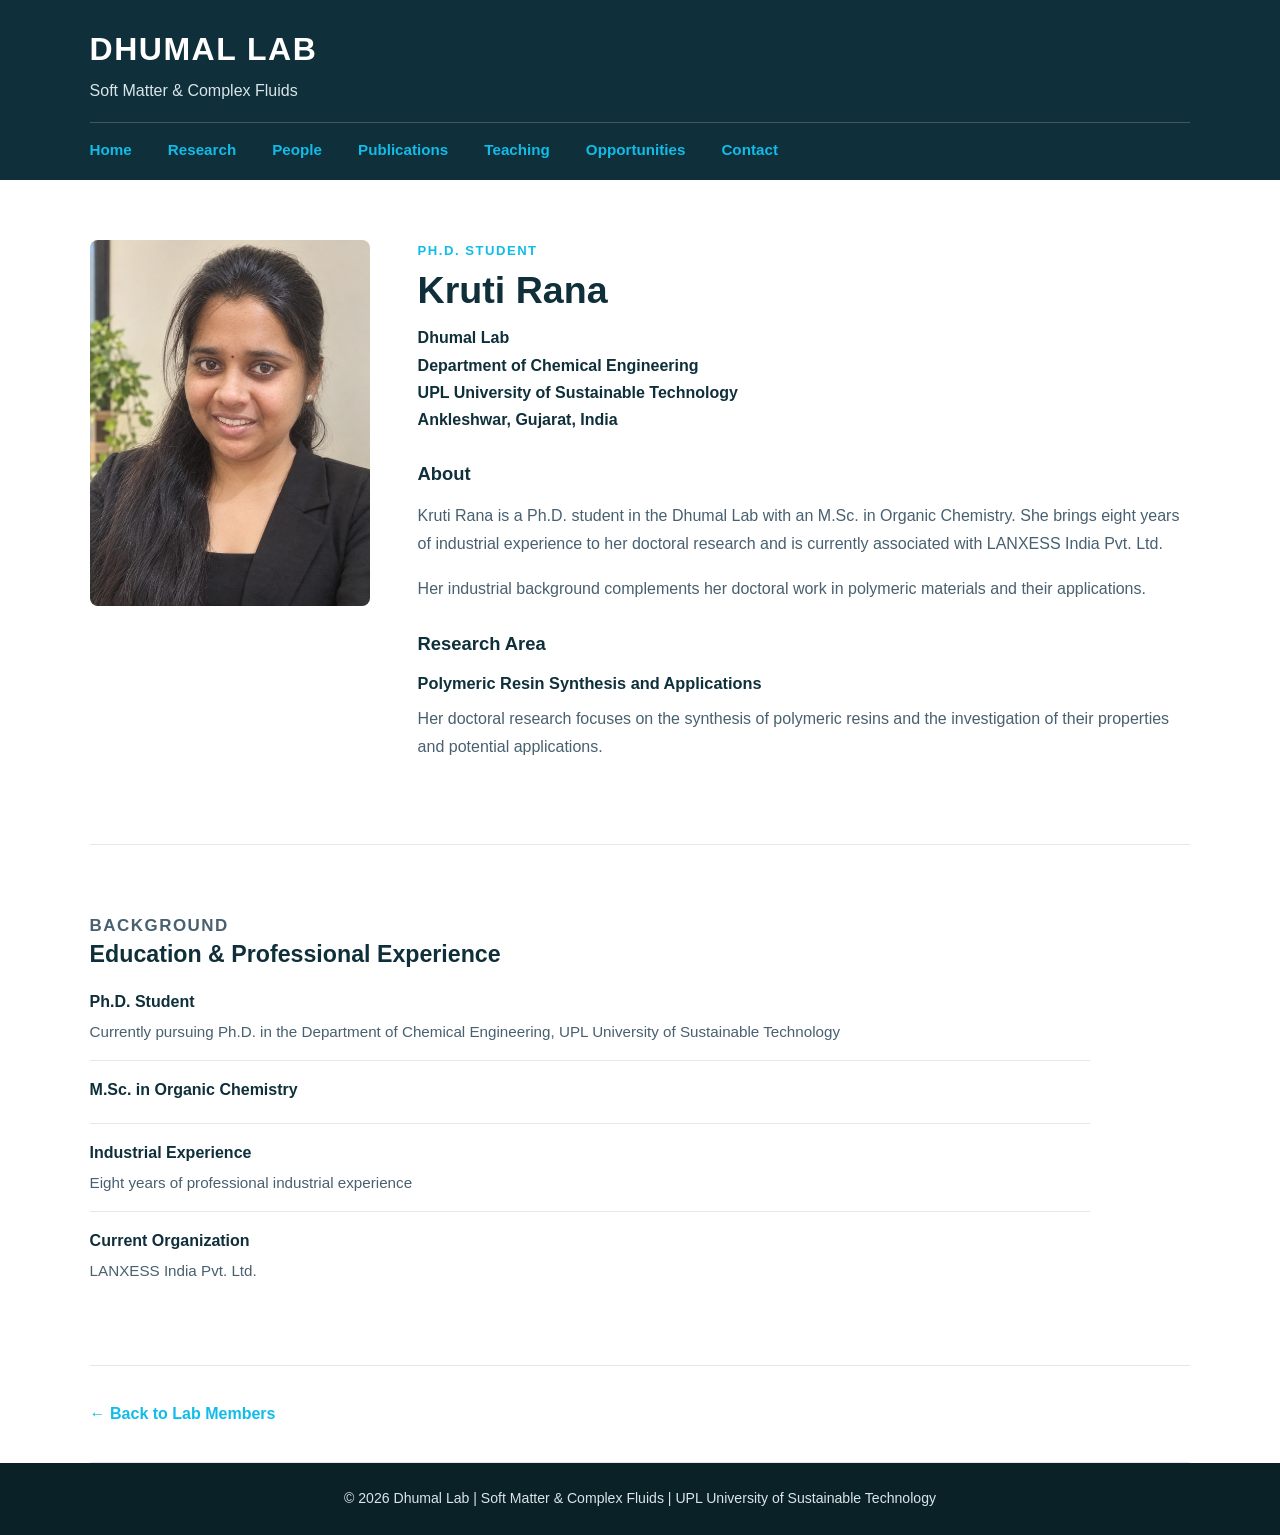
<file: people/kruti-rana.html>
<!DOCTYPE html>
<html lang="en">

<head>
    <meta charset="UTF-8">

    <meta name="viewport"
          content="width=device-width, initial-scale=1.0">

    <title>Kruti Rana | Dhumal Lab</title>

    <meta
        name="description"
        content="Kruti Rana, Ph.D. student in the Dhumal Lab at UPL University of Sustainable Technology, working on polymeric resin synthesis and applications."
    >

    <link rel="stylesheet"
          href="../style.css?v=20260919-2">
</head>


<body>


<!-- =========================================================
     HEADER
     ========================================================= -->

<header class="site-header">

    <div class="header-inner">

        <div class="lab-identity">

            <h1>
                <a href="/DhumalLab_SoftMatter/index.html">
                    DHUMAL LAB
                </a>
            </h1>

            <p>
                Soft Matter &amp; Complex Fluids
            </p>

        </div>


        <nav class="site-nav" aria-label="Main navigation">

            <a href="/DhumalLab_SoftMatter/index.html">
                Home
            </a>

            <a href="/DhumalLab_SoftMatter/research.html">
                Research
            </a>

            <a href="/DhumalLab_SoftMatter/people.html">
                People
            </a>

            <a href="/DhumalLab_SoftMatter/publications.html">
                Publications
            </a>

            <a href="/DhumalLab_SoftMatter/teaching.html">
                Teaching
            </a>

            <a href="/DhumalLab_SoftMatter/index.html#opportunities">
                Opportunities
            </a>

            <a href="/DhumalLab_SoftMatter/index.html#contact">
                Contact
            </a>

        </nav>

    </div>

</header>



<!-- =========================================================
     MAIN
     ========================================================= -->

<main>


    <!-- =====================================================
         PROFILE
         ===================================================== -->

    <section class="individual-profile-section">

        <div class="individual-profile-grid">


            <!-- PHOTO -->

            <div class="individual-profile-photo">

                <img
                    src="../images/people/kruti_rana.png"
                    alt="Kruti Rana"
                >

            </div>



            <!-- PROFILE INFORMATION -->

            <div class="individual-profile-content">

                <p class="section-label">
                    Ph.D. Student
                </p>

                <h1>
                    Kruti Rana
                </h1>


                <p class="individual-profile-position">
                    Dhumal Lab<br>
                    Department of Chemical Engineering<br>
                    UPL University of Sustainable Technology<br>
                    Ankleshwar, Gujarat, India
                </p>


                <!-- ABOUT -->

                <div class="profile-research-block">

                    <h2>
                        About
                    </h2>

                    <p>
                        Kruti Rana is a Ph.D. student in the
                        Dhumal Lab with an M.Sc. in Organic Chemistry.
                        She brings eight years of industrial experience
                        to her doctoral research and is currently
                        associated with LANXESS India Pvt. Ltd.
                    </p>

                    <p>
                        Her industrial background complements her
                        doctoral work in polymeric materials and
                        their applications.
                    </p>

                </div>


                <!-- RESEARCH AREA -->

                <div class="profile-research-block">

                    <h2>
                        Research Area
                    </h2>

                    <h3 class="student-research-title">
                        Polymeric Resin Synthesis and Applications
                    </h3>

                    <p>
                        Her doctoral research focuses on the synthesis
                        of polymeric resins and the investigation of
                        their properties and potential applications.
                    </p>

                </div>

            </div>


        </div>

    </section>



    <!-- =====================================================
         EDUCATION & PROFESSIONAL BACKGROUND
         ===================================================== -->

    <section class="education-section">

        <div class="section-heading compact-heading">

            <p class="section-label">
                Background
            </p>

            <h2>
                Education &amp; Professional Experience
            </h2>

        </div>


        <div class="academic-list">


            <!-- Ph.D. -->

            <div class="academic-item">

                <h3>
                    Ph.D. Student
                </h3>

                <p class="student-profile-detail">
                    Currently pursuing Ph.D. in the
                    Department of Chemical Engineering,
                    UPL University of Sustainable Technology
                </p>

            </div>



            <!-- M.Sc. -->

            <div class="academic-item">

                <h3>
                    M.Sc. in Organic Chemistry
                </h3>

            </div>



            <!-- INDUSTRIAL EXPERIENCE -->

            <div class="academic-item">

                <h3>
                    Industrial Experience
                </h3>

                <p class="student-profile-detail">
                    Eight years of professional industrial experience
                </p>

            </div>



            <!-- CURRENT ORGANIZATION -->

            <div class="academic-item">

                <h3>
                    Current Organization
                </h3>

                <p class="student-profile-detail">
                    LANXESS India Pvt. Ltd.
                </p>

            </div>


        </div>

    </section>



    <!-- =====================================================
         BACK TO PEOPLE
         ===================================================== -->

    <section class="profile-back-section">

        <a
            class="text-link"
            href="/DhumalLab_SoftMatter/people.html"
        >
            &larr; Back to Lab Members
        </a>

    </section>


</main>



<!-- =========================================================
     FOOTER
     ========================================================= -->

<footer>

    <p>
        &copy; 2026 Dhumal Lab |
        Soft Matter &amp; Complex Fluids |
        UPL University of Sustainable Technology
    </p>

</footer>


</body>

</html>
</file>
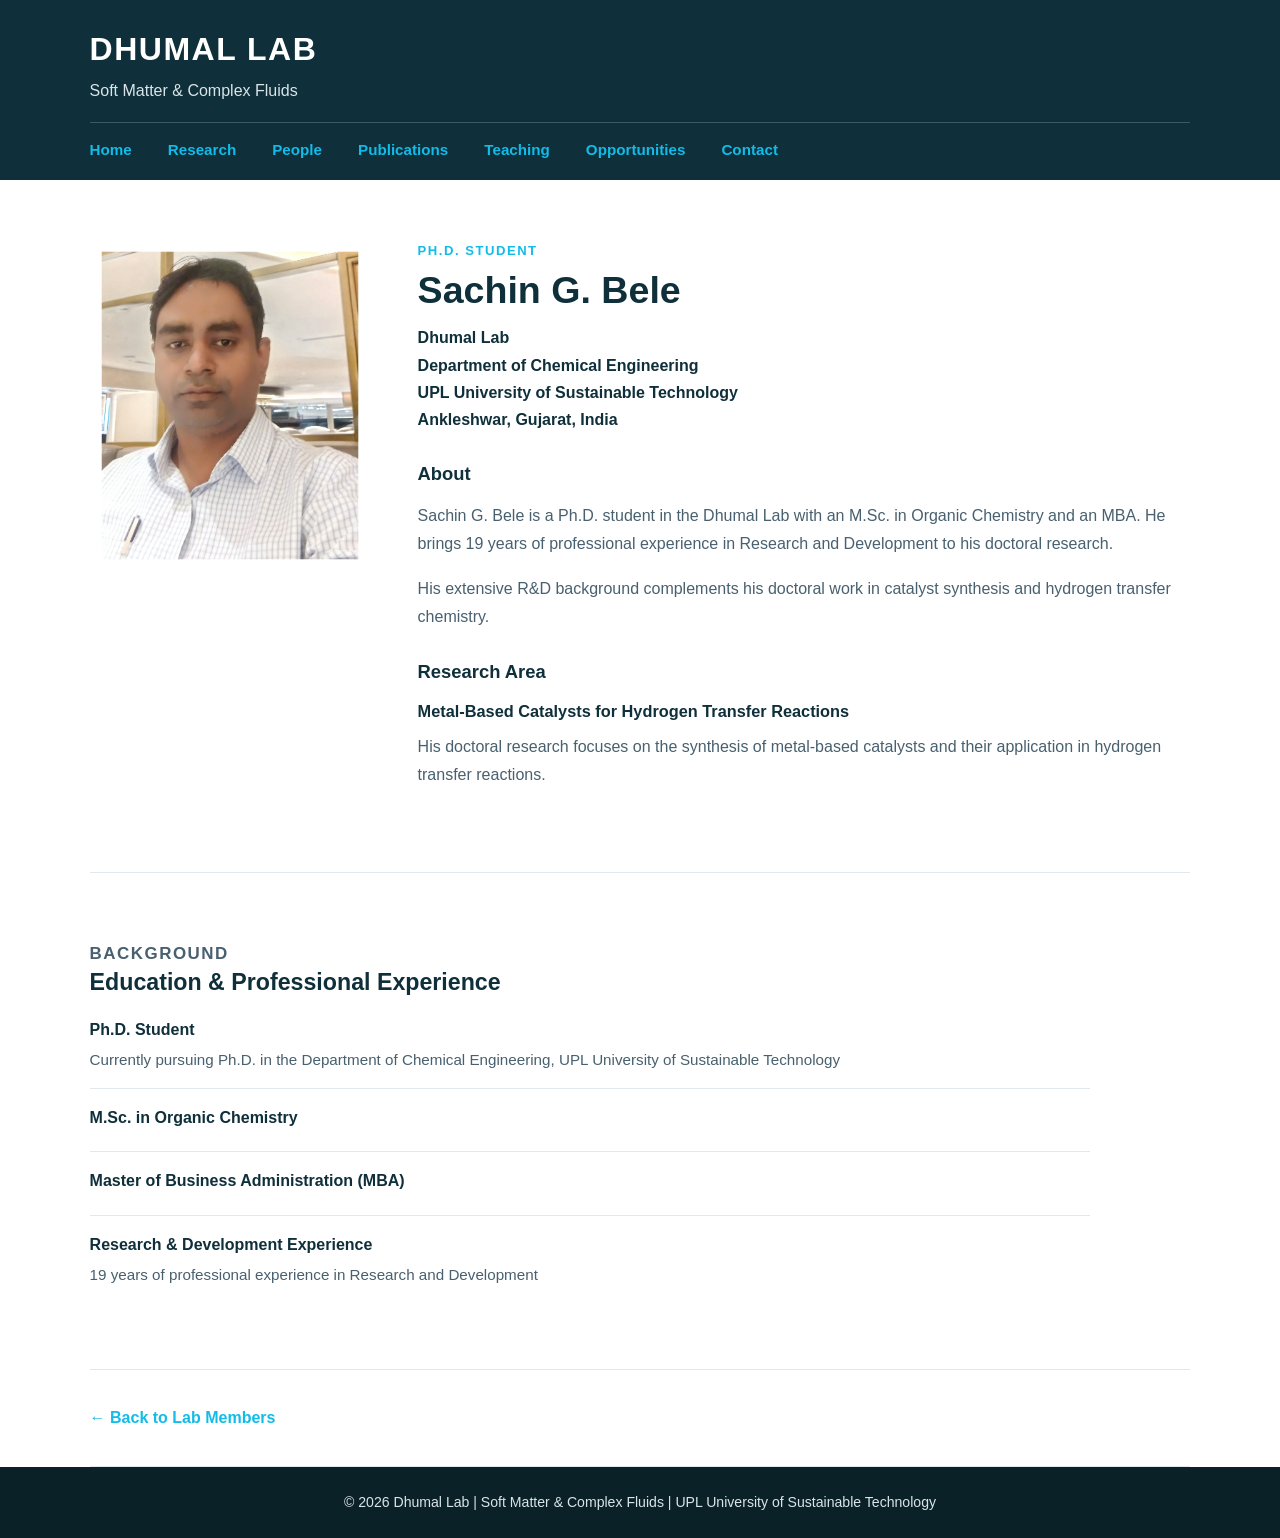
<file: people/sachin-bele.html>
<!DOCTYPE html>
<html lang="en">

<head>
    <meta charset="UTF-8">

    <meta name="viewport"
          content="width=device-width, initial-scale=1.0">

    <title>Sachin G. Bele | Dhumal Lab</title>

    <meta
        name="description"
        content="Sachin G. Bele, Ph.D. student in the Dhumal Lab at UPL University of Sustainable Technology, working on metal-based catalysts for hydrogen transfer reactions."
    >

    <link rel="stylesheet"
          href="../style.css?v=20260919-2">
</head>


<body>


<!-- =========================================================
     HEADER
     ========================================================= -->

<header class="site-header">

    <div class="header-inner">

        <div class="lab-identity">

            <h1>
                <a href="/DhumalLab_SoftMatter/index.html">
                    DHUMAL LAB
                </a>
            </h1>

            <p>
                Soft Matter &amp; Complex Fluids
            </p>

        </div>


        <nav class="site-nav" aria-label="Main navigation">

            <a href="/DhumalLab_SoftMatter/index.html">
                Home
            </a>

            <a href="/DhumalLab_SoftMatter/research.html">
                Research
            </a>

            <a href="/DhumalLab_SoftMatter/people.html">
                People
            </a>

            <a href="/DhumalLab_SoftMatter/publications.html">
                Publications
            </a>

            <a href="/DhumalLab_SoftMatter/teaching.html">
                Teaching
            </a>

            <a href="/DhumalLab_SoftMatter/index.html#opportunities">
                Opportunities
            </a>

            <a href="/DhumalLab_SoftMatter/index.html#contact">
                Contact
            </a>

        </nav>

    </div>

</header>



<!-- =========================================================
     MAIN
     ========================================================= -->

<main>


    <!-- =====================================================
         PROFILE
         ===================================================== -->

    <section class="individual-profile-section">

        <div class="individual-profile-grid">


            <!-- PHOTO -->

            <div class="individual-profile-photo">

                <img
                    src="../images/people/Sachin_Bele.png"
                    alt="Sachin G. Bele"
                >

            </div>



            <!-- PROFILE INFORMATION -->

            <div class="individual-profile-content">

                <p class="section-label">
                    Ph.D. Student
                </p>

                <h1>
                    Sachin G. Bele
                </h1>


                <p class="individual-profile-position">
                    Dhumal Lab<br>
                    Department of Chemical Engineering<br>
                    UPL University of Sustainable Technology<br>
                    Ankleshwar, Gujarat, India
                </p>


                <!-- ABOUT -->

                <div class="profile-research-block">

                    <h2>
                        About
                    </h2>

                    <p>
                        Sachin G. Bele is a Ph.D. student in the
                        Dhumal Lab with an M.Sc. in Organic Chemistry
                        and an MBA. He brings 19 years of professional
                        experience in Research and Development to his
                        doctoral research.
                    </p>

                    <p>
                        His extensive R&amp;D background complements
                        his doctoral work in catalyst synthesis and
                        hydrogen transfer chemistry.
                    </p>

                </div>


                <!-- RESEARCH AREA -->

                <div class="profile-research-block">

                    <h2>
                        Research Area
                    </h2>

                    <h3 class="student-research-title">
                        Metal-Based Catalysts for Hydrogen
                        Transfer Reactions
                    </h3>

                    <p>
                        His doctoral research focuses on the synthesis
                        of metal-based catalysts and their application
                        in hydrogen transfer reactions.
                    </p>

                </div>

            </div>


        </div>

    </section>



    <!-- =====================================================
         EDUCATION & PROFESSIONAL BACKGROUND
         ===================================================== -->

    <section class="education-section">

        <div class="section-heading compact-heading">

            <p class="section-label">
                Background
            </p>

            <h2>
                Education &amp; Professional Experience
            </h2>

        </div>


        <div class="academic-list">


            <!-- Ph.D. -->

            <div class="academic-item">

                <h3>
                    Ph.D. Student
                </h3>

                <p class="student-profile-detail">
                    Currently pursuing Ph.D. in the
                    Department of Chemical Engineering,
                    UPL University of Sustainable Technology
                </p>

            </div>



            <!-- M.Sc. -->

            <div class="academic-item">

                <h3>
                    M.Sc. in Organic Chemistry
                </h3>

            </div>



            <!-- MBA -->

            <div class="academic-item">

                <h3>
                    Master of Business Administration (MBA)
                </h3>

            </div>



            <!-- R&D EXPERIENCE -->

            <div class="academic-item">

                <h3>
                    Research &amp; Development Experience
                </h3>

                <p class="student-profile-detail">
                    19 years of professional experience in
                    Research and Development
                </p>

            </div>


        </div>

    </section>



    <!-- =====================================================
         BACK TO PEOPLE
         ===================================================== -->

    <section class="profile-back-section">

        <a
            class="text-link"
            href="/DhumalLab_SoftMatter/people.html"
        >
            &larr; Back to Lab Members
        </a>

    </section>


</main>



<!-- =========================================================
     FOOTER
     ========================================================= -->

<footer>

    <p>
        &copy; 2026 Dhumal Lab |
        Soft Matter &amp; Complex Fluids |
        UPL University of Sustainable Technology
    </p>

</footer>


</body>

</html>
</file>
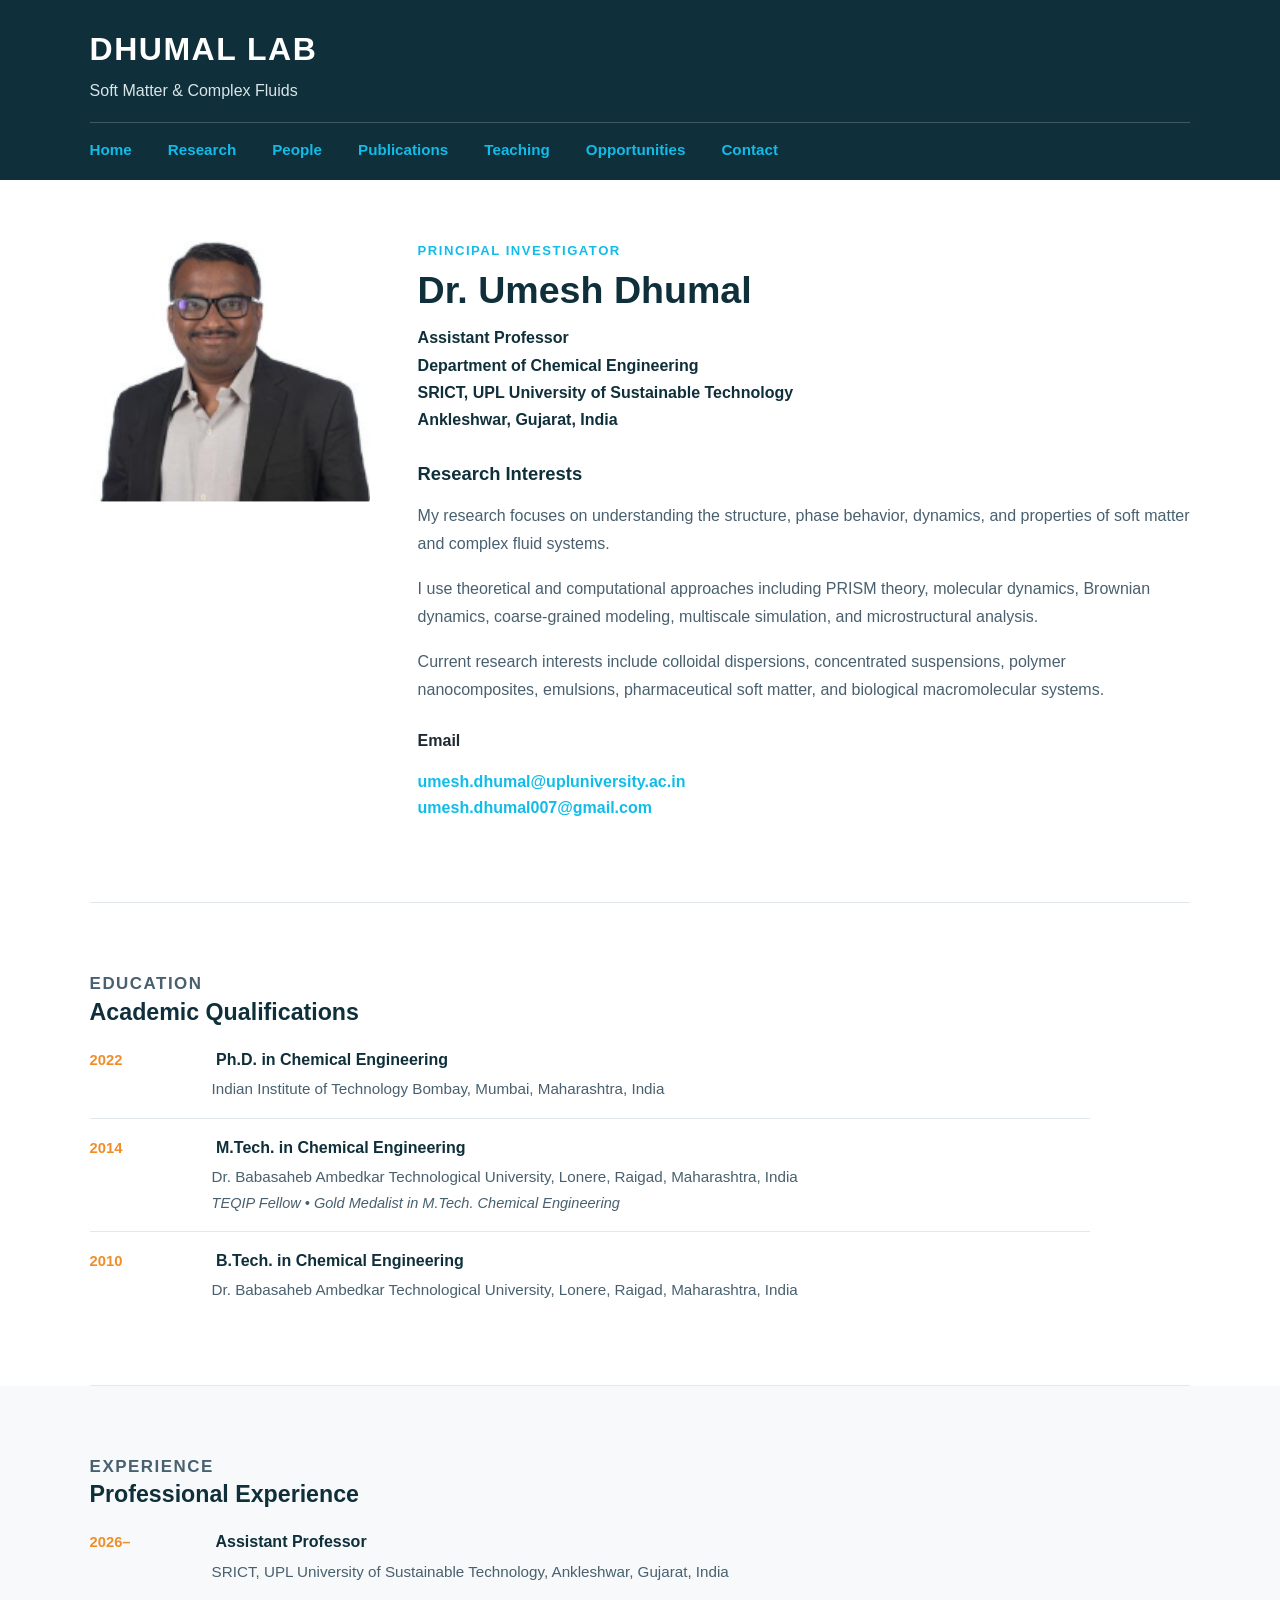
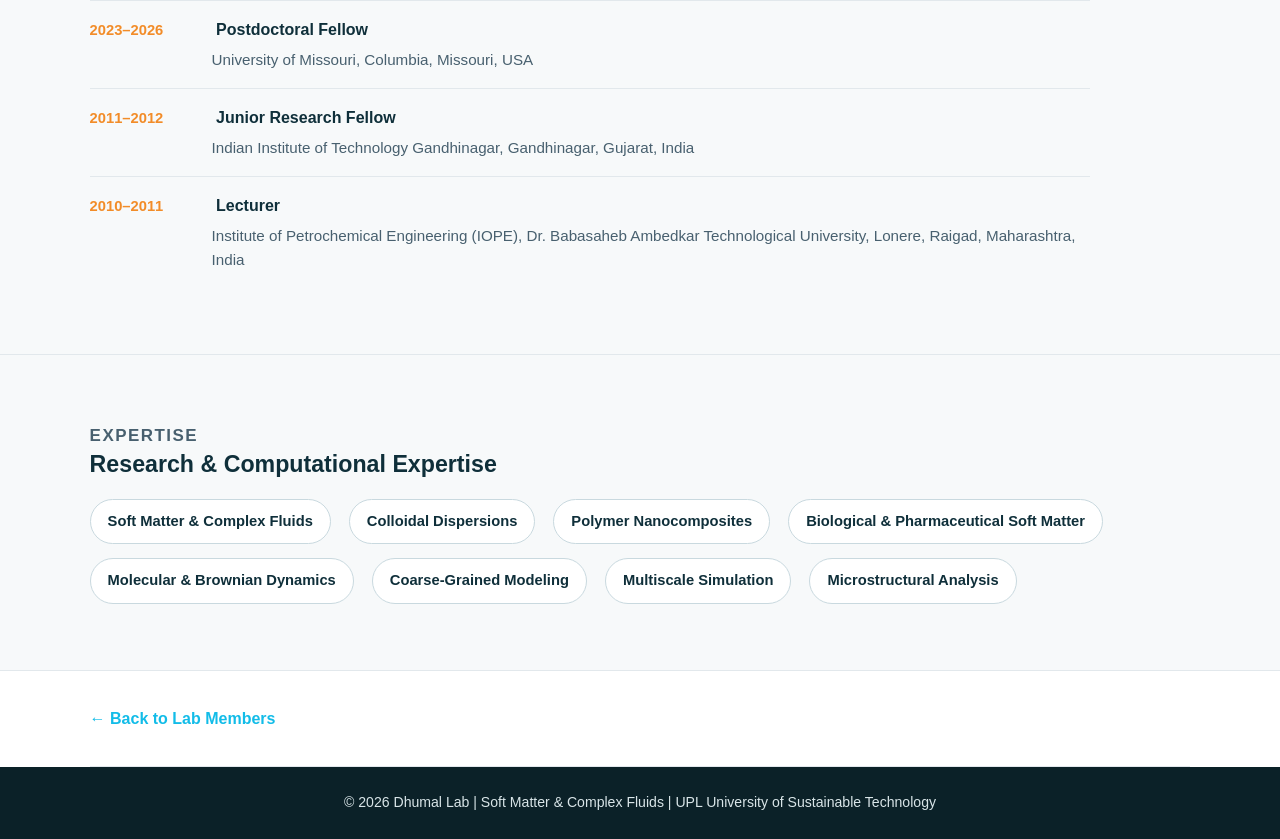
<file: people/umesh-dhumal.html>
<!DOCTYPE html>
<html lang="en">

<head>

    <meta charset="UTF-8">

    <meta name="viewport"
          content="width=device-width, initial-scale=1.0">

    <title>Umesh Dhumal | Dhumal Lab</title>

    <meta
        name="description"
        content="Academic profile, research interests, education, and professional experience of Dr. Umesh Dhumal."
    >

    <link rel="stylesheet"
          href="../style.css?v=20260903-1">

</head>


<body>


<!-- =========================================================
     HEADER
     ========================================================= -->

<header class="site-header">

    <div class="header-inner">

        <div class="lab-identity">

            <h1>

                <a href="/DhumalLab_SoftMatter/index.html">
                    DHUMAL LAB
                </a>

            </h1>

            <p>
                Soft Matter &amp; Complex Fluids
            </p>

        </div>


        <nav class="site-nav" aria-label="Main navigation">

            <a href="/DhumalLab_SoftMatter/index.html">
                Home
            </a>

            <a href="/DhumalLab_SoftMatter/research.html">
                Research
            </a>

            <a href="/DhumalLab_SoftMatter/people.html">
                People
            </a>

            <a href="/DhumalLab_SoftMatter/publications.html">
                Publications
            </a>

            <a href="/DhumalLab_SoftMatter/teaching.html">
                Teaching
            </a>

            <a href="/DhumalLab_SoftMatter/index.html#opportunities">
                Opportunities
            </a>

            <a href="/DhumalLab_SoftMatter/index.html#contact">
                Contact
            </a>

        </nav>

    </div>

</header>



<!-- =========================================================
     MAIN
     ========================================================= -->

<main>


    <!-- =====================================================
         PROFILE
         ===================================================== -->

    <section class="individual-profile-section">

        <div class="individual-profile-grid">


            <!-- PHOTO -->

            <div class="individual-profile-photo">

                <img
                    src="../images/people/umesh_dhumal.png"
                    alt="Dr. Umesh Dhumal"
                >

            </div>



            <!-- DETAILS -->

            <div class="individual-profile-content">

                <p class="section-label">
                    Principal Investigator
                </p>


                <h1>
                    Dr. Umesh Dhumal
                </h1>


                <p class="individual-profile-position">

                    Assistant Professor<br>

                    Department of Chemical Engineering<br>

                    SRICT, UPL University of Sustainable Technology<br>

                    Ankleshwar, Gujarat, India

                </p>


                <div class="profile-research-block">

                    <h2>
                        Research Interests
                    </h2>


                    <p>
                        My research focuses on understanding the
                        structure, phase behavior, dynamics, and
                        properties of soft matter and complex fluid
                        systems.
                    </p>


                    <p>
                        I use theoretical and computational approaches
                        including PRISM theory, molecular dynamics,
                        Brownian dynamics, coarse-grained modeling,
                        multiscale simulation, and microstructural
                        analysis.
                    </p>


                    <p>
                        Current research interests include colloidal
                        dispersions, concentrated suspensions, polymer
                        nanocomposites, emulsions, pharmaceutical soft
                        matter, and biological macromolecular systems.
                    </p>

                </div>


                <div class="person-contact">

                    <p>
                        <strong>Email</strong>
                    </p>


                    <p>

                        <a href="mailto:umesh.dhumal@upluniversity.ac.in">
                            umesh.dhumal@upluniversity.ac.in
                        </a>

                        <br>

                        <a href="mailto:umesh.dhumal007@gmail.com">
                            umesh.dhumal007@gmail.com
                        </a>

                    </p>

                </div>

            </div>


        </div>

    </section>



    <!-- =====================================================
         EDUCATION
         ===================================================== -->

    <section class="education-section">

        <div class="section-heading compact-heading">

            <p class="section-label">
                Education
            </p>

            <h2>
                Academic Qualifications
            </h2>

        </div>


        <div class="academic-list">


            <!-- Ph.D. -->

            <div class="academic-item">

                <h3>

                    <span class="academic-year">
                        2022
                    </span>

                    Ph.D. in Chemical Engineering

                </h3>


                <p class="academic-institution">
                    Indian Institute of Technology Bombay,
                    Mumbai, Maharashtra, India
                </p>

            </div>



            <!-- M.Tech. -->

            <div class="academic-item">

                <h3>

                    <span class="academic-year">
                        2014
                    </span>

                    M.Tech. in Chemical Engineering

                </h3>


                <p class="academic-institution">
                    Dr. Babasaheb Ambedkar Technological University,
                    Lonere, Raigad, Maharashtra, India
                </p>


                <p class="academic-honor">
                    TEQIP Fellow &bull;
                    Gold Medalist in M.Tech. Chemical Engineering
                </p>

            </div>



            <!-- B.Tech. -->

            <div class="academic-item">

                <h3>

                    <span class="academic-year">
                        2010
                    </span>

                    B.Tech. in Chemical Engineering

                </h3>


                <p class="academic-institution">
                    Dr. Babasaheb Ambedkar Technological University,
                    Lonere, Raigad, Maharashtra, India
                </p>

            </div>


        </div>

    </section>



    <!-- =====================================================
         PROFESSIONAL EXPERIENCE
         ===================================================== -->

    <section class="experience-section">

        <div class="section-heading compact-heading">

            <p class="section-label">
                Experience
            </p>

            <h2>
                Professional Experience
            </h2>

        </div>


        <div class="academic-list">


            <!-- CURRENT POSITION -->

            <div class="academic-item">

                <h3>

                    <span class="academic-year">
                        2026&ndash;
                    </span>

                    Assistant Professor

                </h3>


                <p class="academic-institution">
                    SRICT, UPL University of Sustainable Technology,
                    Ankleshwar, Gujarat, India
                </p>

            </div>



            <!-- POSTDOCTORAL FELLOW -->

            <div class="academic-item">

                <h3>

                    <span class="academic-year">
                        2023&ndash;2026
                    </span>

                    Postdoctoral Fellow

                </h3>


                <p class="academic-institution">
                    University of Missouri,
                    Columbia, Missouri, USA
                </p>

            </div>



            <!-- JRF -->

            <div class="academic-item">

                <h3>

                    <span class="academic-year">
                        2011&ndash;2012
                    </span>

                    Junior Research Fellow

                </h3>


                <p class="academic-institution">
                    Indian Institute of Technology Gandhinagar,
                    Gandhinagar, Gujarat, India
                </p>

            </div>



            <!-- LECTURER -->

            <div class="academic-item">

                <h3>

                    <span class="academic-year">
                        2010&ndash;2011
                    </span>

                    Lecturer

                </h3>


                <p class="academic-institution">
                    Institute of Petrochemical Engineering (IOPE),
                    Dr. Babasaheb Ambedkar Technological University,
                    Lonere, Raigad, Maharashtra, India
                </p>

            </div>


        </div>

    </section>



    <!-- =====================================================
         RESEARCH EXPERTISE
         ===================================================== -->

    <section class="people-interests-section">

        <div class="section-heading compact-heading">

            <p class="section-label">
                Expertise
            </p>

            <h2>
                Research &amp; Computational Expertise
            </h2>

        </div>


        <div class="methods-list">

            <span>
                Soft Matter &amp; Complex Fluids
            </span>

            <span>
                Colloidal Dispersions
            </span>

            <span>
                Polymer Nanocomposites
            </span>

            <span>
                Biological &amp; Pharmaceutical Soft Matter
            </span>

            <span>
                Molecular &amp; Brownian Dynamics
            </span>

            <span>
                Coarse-Grained Modeling
            </span>

            <span>
                Multiscale Simulation
            </span>

            <span>
                Microstructural Analysis
            </span>

        </div>

    </section>



    <!-- =====================================================
         BACK TO PEOPLE
         ===================================================== -->

    <section class="profile-back-section">

        <a
            class="text-link"
            href="/DhumalLab_SoftMatter/people.html"
        >
            &larr; Back to Lab Members
        </a>

    </section>


</main>



<!-- =========================================================
     FOOTER
     ========================================================= -->

<footer>

    <p>
        &copy; 2026 Dhumal Lab |
        Soft Matter &amp; Complex Fluids |
        UPL University of Sustainable Technology
    </p>

</footer>


</body>

</html>
</file>
<file: style.css>
/* =========================================================
   DHUMAL LAB
   Main Website Stylesheet
   ========================================================= */


/* =========================================================
   1. GLOBAL
   ========================================================= */

* {
    box-sizing: border-box;
}

html {
    scroll-behavior: smooth;
}

body {
    margin: 0;
    font-family: Arial, Helvetica, sans-serif;
    line-height: 1.6;
    color: #1f2933;
    background-color: #ffffff;
}

img {
    display: block;
    max-width: 100%;
    height: auto;
}


/* =========================================================
   2. COLORS
   ========================================================= */

:root {
    --dark-teal: #0f2f3a;
    --dark-teal-2: #0b2128;

    --cyan: #12bce8;
    --orange: #f28c28;

    --text-dark: #1f2933;
    --text-medium: #48606f;
    --text-light: #d9e5e8;

    --light-bg: #f7f9fa;
    --lighter-bg: #fbfcfd;

    --border: #e2e8ec;
}


/* =========================================================
   3. HEADER
   ========================================================= */

.site-header {
    background-color: var(--dark-teal);
    color: #ffffff;
    padding: 24px 7% 18px;
}

.header-inner {
    width: 100%;
    max-width: 1220px;
    margin: 0 auto;
}

.lab-identity h1 {
    margin: 0;
    color: #ffffff;
    font-size: 2rem;
    font-weight: 700;
    letter-spacing: 1.5px;
}

.lab-identity p {
    margin: 3px 0 18px;
    color: var(--text-light);
    font-size: 1rem;
}


/* =========================================================
   4. CLICKABLE LAB TITLE
   ========================================================= */

.lab-identity h1 a,
.lab-identity h1 a:link,
.lab-identity h1 a:visited,
.lab-identity h1 a:hover,
.lab-identity h1 a:focus,
.lab-identity h1 a:active {
    color: #ffffff;
    text-decoration: none;
}


/* =========================================================
   5. NAVIGATION
   ========================================================= */

.site-nav {
    display: flex;
    flex-wrap: wrap;
    align-items: center;
    gap: 10px 36px;

    padding-top: 15px;

    border-top: 1px solid rgba(255, 255, 255, 0.20);
}

.site-nav a,
.site-nav a:link,
.site-nav a:visited {
    color: var(--cyan);
    text-decoration: none;
    font-size: 0.95rem;
    font-weight: 600;
}

.site-nav a:hover,
.site-nav a:focus,
.site-nav a:active {
    color: var(--orange);
}


/* =========================================================
   6. MAIN
   ========================================================= */

main {
    width: 86%;
    max-width: 1320px;
    margin: 0 auto;
}


/* =========================================================
   7. GENERAL SECTIONS
   ========================================================= */

section {
    padding: 66px 0;
    border-bottom: 1px solid var(--border);
}

.section-heading {
    max-width: 860px;
    margin-bottom: 32px;
}

.section-label {
    margin: 0 0 8px;

    color: var(--cyan);

    font-size: 0.82rem;
    font-weight: 700;
    letter-spacing: 1.5px;
    text-transform: uppercase;
}

.section-heading h2 {
    margin: 0 0 18px;

    color: var(--dark-teal);

    font-size: 2.3rem;
    line-height: 1.2;
}

.section-heading p {
    margin: 0;

    color: var(--text-medium);

    font-size: 1.06rem;
    line-height: 1.75;
}


/* =========================================================
   8. COMPACT HEADINGS
   ========================================================= */

.compact-heading {
    margin-bottom: 20px;
}

.compact-heading h2 {
    margin-bottom: 8px;
    font-size: 1.45rem;
}


/* =========================================================
   9. BUTTONS / LINKS
   ========================================================= */

.primary-button {
    display: inline-block;

    padding: 11px 19px;

    background-color: var(--cyan);
    color: var(--dark-teal);

    text-decoration: none;

    border-radius: 5px;

    font-size: 0.95rem;
    font-weight: 700;
}

.primary-button:hover,
.primary-button:focus {
    background-color: var(--orange);
    color: #ffffff;
}

.text-link,
.text-link:link,
.text-link:visited {
    color: var(--cyan);
    text-decoration: none;
    font-weight: 700;
}

.text-link:hover,
.text-link:focus {
    color: var(--orange);
}


/* =========================================================
   10. HERO
   ========================================================= */

.hero-section {
    padding-top: 56px;
    padding-bottom: 60px;
}

.hero-content {
    display: grid;

    grid-template-columns:
        minmax(0, 1.55fr)
        minmax(360px, 0.75fr);

    gap: 48px;
    align-items: center;
}

.hero-text {
    min-width: 0;
}

.hero-text h2 {
    margin: 0 0 26px;

    color: var(--dark-teal);

    font-size: 2.55rem;
    line-height: 1.08;
    letter-spacing: -0.4px;

    white-space: nowrap;
}

.hero-description {
    max-width: 760px;

    margin: 0 0 16px;

    color: var(--text-medium);

    font-size: 1.08rem;
    line-height: 1.78;
}

.hero-actions {
    display: flex;
    flex-wrap: wrap;
    align-items: center;

    gap: 22px;

    margin-top: 28px;
}


/* =========================================================
   11. HERO LAB LOGO
   ========================================================= */

.hero-logo {
    width: 100%;

    display: flex;
    justify-content: center;
    align-items: center;
}

.hero-logo img {
    width: 100%;
    max-width: 420px;
    height: auto;

    object-fit: contain;

    margin: 0 auto;
}


/* =========================================================
   12. ABOUT LAB
   ========================================================= */

.lab-overview-content {
    max-width: 980px;
}

.lab-overview-content p {
    margin: 0 0 23px;

    color: var(--text-medium);

    font-size: 1.06rem;
    line-height: 1.85;
}


/* =========================================================
   13. METHODS / RESEARCH APPROACH
   ========================================================= */

.methods-section {
    background-color: var(--light-bg);

    margin-left: -8.2%;
    margin-right: -8.2%;

    padding-left: 8.2%;
    padding-right: 8.2%;
}

.methods-list {
    display: flex;
    flex-wrap: wrap;

    gap: 14px 18px;
}

.methods-list span {
    display: inline-block;

    padding: 10px 17px;

    background-color: #ffffff;

    border: 1px solid #c9d9df;
    border-radius: 24px;

    color: var(--dark-teal);

    font-size: 0.92rem;
    font-weight: 600;
}


/* =========================================================
   14. HOMEPAGE PI PREVIEW
   ========================================================= */

.home-pi-grid {
    display: grid;

    grid-template-columns: 210px 1fr;

    gap: 42px;

    align-items: center;
}

.home-pi-photo img {
    width: 100%;
    max-width: 210px;

    border-radius: 8px;
}

.home-pi-text h2 {
    margin: 0 0 14px;

    color: var(--dark-teal);

    font-size: 2.1rem;
}

.home-pi-text p {
    max-width: 720px;

    color: var(--text-medium);

    line-height: 1.75;
}

.home-pi-position {
    color: var(--dark-teal) !important;
    font-weight: 600;
}


/* =========================================================
   15. OPPORTUNITIES
   ========================================================= */

.home-opportunities {
    background-color: var(--light-bg);

    margin-left: -8.2%;
    margin-right: -8.2%;

    padding-left: 8.2%;
    padding-right: 8.2%;
}


/* =========================================================
   16. CAMPUS
   ========================================================= */

.campus-section {
    display: grid;

    grid-template-columns:
        minmax(0, 1.4fr)
        minmax(240px, 0.6fr);

    gap: 38px;

    align-items: center;
}

.campus-image {
    overflow: hidden;
    border-radius: 8px;
}

.campus-image img {
    width: 100%;
    height: 290px;

    object-fit: cover;
}

.campus-content h2 {
    margin: 0 0 16px;

    color: var(--dark-teal);

    font-size: 1.9rem;
}

.campus-content p {
    color: var(--text-medium);

    font-size: 1.02rem;
    line-height: 1.7;
}

.campus-university-logo {
    display: flex;
    justify-content: flex-start;

    margin-top: 18px;
}

.campus-university-logo img {
    width: 120px;
    height: 120px;

    object-fit: contain;

    border-radius: 50%;
}


/* =========================================================
   17. CONTACT
   ========================================================= */

.contact-grid {
    display: grid;

    grid-template-columns: 1fr 1fr;

    gap: 40px;
}

.contact-section p {
    color: var(--text-medium);

    font-size: 1.03rem;
    line-height: 1.75;
}

.contact-email {
    margin-top: 0;
}

.contact-email strong {
    color: var(--dark-teal);
}

.contact-email a,
.contact-email a:link,
.contact-email a:visited {
    color: var(--cyan);
    text-decoration: none;
    font-weight: 600;
}

.contact-email a:hover,
.contact-email a:focus {
    color: var(--orange);
}


/* =========================================================
   18. RESEARCH PAGE INTRO
   ========================================================= */

.page-intro {
    display: grid;

    grid-template-columns: 1fr 0.8fr;

    gap: 45px;

    align-items: center;
}

.page-intro-simple {
    padding-bottom: 50px;
}

.research-theme-large img {
    width: 100%;
    max-width: 500px;

    object-fit: contain;
}


/* =========================================================
   19. RESEARCH CARDS
   ========================================================= */

.research-grid {
    display: grid;

    grid-template-columns: repeat(2, minmax(0, 1fr));

    gap: 30px;
}

.research-card {
    overflow: hidden;

    background-color: #ffffff;

    border: 1px solid var(--border);
    border-radius: 8px;
}

.research-image {
    min-height: 250px;

    display: flex;
    align-items: center;
    justify-content: center;

    padding: 20px;

    background-color: var(--lighter-bg);

    border-bottom: 1px solid var(--border);
}

.research-image img {
    width: 100%;
    max-height: 275px;

    object-fit: contain;
}

.research-card-content {
    padding: 25px 27px 28px;
}

.research-card-label {
    margin: 0 0 7px;

    color: var(--orange);

    font-size: 0.78rem;
    font-weight: 700;

    text-transform: uppercase;
}

.research-card h3 {
    margin: 0 0 15px;

    color: var(--dark-teal);

    font-size: 1.35rem;
}

.research-card p {
    margin: 0;

    color: var(--text-medium);

    line-height: 1.7;
}


/* =========================================================
   20. PREVIOUS RESEARCH
   ========================================================= */

.past-research-preview {
    background-color: var(--light-bg);

    margin-left: -8.2%;
    margin-right: -8.2%;

    padding-left: 8.2%;
    padding-right: 8.2%;
}

.past-research-grid {
    display: grid;

    grid-template-columns: repeat(2, minmax(0, 1fr));

    gap: 28px;
}

.past-research-item {
    padding: 22px;

    background-color: #ffffff;

    border: 1px solid var(--border);
    border-radius: 8px;
}

.past-research-item img {
    width: 100%;
    height: 230px;

    margin-bottom: 18px;

    object-fit: contain;
}

.past-research-item h3 {
    margin: 0 0 12px;

    color: var(--dark-teal);

    font-size: 1.25rem;
}

.past-research-item p {
    margin: 0;

    color: var(--text-medium);

    line-height: 1.7;
}


/* =========================================================
   21. PEOPLE - LEGACY PROFILE STYLES
   ========================================================= */

.person-profile {
    display: grid;

    grid-template-columns: 270px 1fr;

    gap: 42px;

    align-items: start;
}

.person-photo img {
    width: 100%;
    max-width: 270px;

    border-radius: 8px;
}

.person-details h3 {
    margin: 0 0 10px;

    color: var(--dark-teal);

    font-size: 1.65rem;
}

.person-title {
    color: var(--dark-teal) !important;
    font-weight: 600;
}

.person-details p {
    max-width: 760px;

    color: var(--text-medium);

    line-height: 1.75;
}

.person-contact {
    margin-top: 24px;
}

.person-contact a,
.person-contact a:link,
.person-contact a:visited {
    color: var(--cyan);
    text-decoration: none;
    font-weight: 600;
}

.person-contact a:hover,
.person-contact a:focus {
    color: var(--orange);
}

.profile-research-block {
    margin-top: 24px;
}

.profile-research-block h4 {
    margin: 0 0 12px;

    color: var(--dark-teal);

    font-size: 1.05rem;
}

.profile-research-block p {
    margin-top: 0;
    margin-bottom: 18px;
}


/* =========================================================
   22. EDUCATION / EXPERIENCE
   ========================================================= */

.academic-list {
    max-width: 1000px;
}

.academic-item {
    padding: 16px 0;

    border-bottom: 1px solid var(--border);
}

.academic-item:first-child {
    padding-top: 0;
}

.academic-item:last-child {
    border-bottom: none;
}

.academic-item h3 {
    margin: 0 0 5px;

    color: var(--dark-teal);

    font-size: 1rem;
}

.academic-year {
    display: inline-block;

    min-width: 110px;

    margin-right: 12px;

    color: var(--orange);

    font-size: 0.92rem;
    font-weight: 700;
}

.academic-institution {
    margin: 0 0 0 122px !important;

    color: var(--text-medium) !important;

    font-size: 0.95rem !important;
}

.academic-honor {
    margin: 2px 0 0 122px !important;

    color: var(--text-medium) !important;

    font-size: 0.91rem !important;

    font-style: italic;
}

.experience-section,
.people-interests-section {
    background-color: var(--light-bg);

    margin-left: -8.2%;
    margin-right: -8.2%;

    padding-left: 8.2%;
    padding-right: 8.2%;
}


/* =========================================================
   23. LAB MEMBER DIRECTORY
   ========================================================= */

.member-section {
    background-color: #ffffff;
}

.member-section-alt {
    background-color: var(--light-bg);

    margin-left: -8.2%;
    margin-right: -8.2%;

    padding-left: 8.2%;
    padding-right: 8.2%;
}

.member-grid {
    display: grid;

    grid-template-columns: repeat(3, minmax(0, 1fr));

    gap: 34px;

    max-width: 1000px;
}

.member-grid-pi {
    grid-template-columns: minmax(200px, 250px);
}

.member-card {
    text-align: center;
}


/* =========================================================
   24. STANDARDIZED LAB MEMBER PHOTOS
   ========================================================= */

.member-photo-link {
    width: 220px;
    height: 220px;

    margin: 0 auto 15px;

    display: flex;
    align-items: center;
    justify-content: center;

    overflow: hidden;

    background: transparent;

    border: none;
    border-radius: 0;

    text-decoration: none;
}

.member-photo-link img {
    width: 100%;
    height: 100%;

    object-fit: contain;
    object-position: center;

    border: none;
    border-radius: 0;
}
.member-card h3 {
    margin: 0 0 4px;

    color: var(--dark-teal);

    font-size: 1.08rem;
}

.member-card h3 a,
.member-card h3 a:link,
.member-card h3 a:visited {
    color: var(--dark-teal);

    text-decoration: none;
}

.member-card h3 a:hover,
.member-card h3 a:focus {
    color: var(--orange);
}

.member-position {
    margin: 0 !important;

    color: var(--text-medium) !important;

    font-size: 0.91rem !important;
    font-weight: 600;
}


/* =========================================================
   25. INDIVIDUAL MEMBER PROFILE
   ========================================================= */

.individual-profile-section {
    padding-top: 60px;
}

.individual-profile-grid {
    display: grid;

    grid-template-columns: 280px minmax(0, 1fr);

    gap: 48px;

    align-items: start;
}

.individual-profile-photo img {
    width: 100%;
    max-width: 280px;

    border-radius: 8px;
}

.individual-profile-content h1 {
    margin: 0 0 12px;

    color: var(--dark-teal);

    font-size: 2.35rem;
    line-height: 1.15;
}

.individual-profile-position {
    margin: 0 0 26px;

    color: var(--dark-teal);

    font-size: 1rem;
    font-weight: 600;

    line-height: 1.7;
}

.individual-profile-content .profile-research-block {
    margin-top: 26px;
}

.individual-profile-content .profile-research-block h2 {
    margin: 0 0 13px;

    color: var(--dark-teal);

    font-size: 1.15rem;
}

.individual-profile-content .profile-research-block p {
    max-width: 780px;

    margin: 0 0 17px;

    color: var(--text-medium);

    font-size: 1rem;
    line-height: 1.75;
}

.student-research-title {
    margin: 0 0 10px;

    color: var(--dark-teal);

    font-size: 1.02rem;
    font-weight: 700;
    line-height: 1.5;
}

.student-profile-detail {
    margin: 3px 0 0 !important;

    color: var(--text-medium) !important;

    font-size: 0.95rem !important;
    line-height: 1.6 !important;
}

.profile-back-section {
    padding-top: 35px;
    padding-bottom: 35px;
}


/* =========================================================
   26. PUBLICATIONS PAGE
   ========================================================= */

.publication-section-heading {
    max-width: 860px;

    margin-bottom: 26px;
}

.publication-section-heading h2 {
    margin: 0;

    color: var(--dark-teal);

    font-size: 1.6rem;
}

.publication-list {
    max-width: 1080px;
}

.publication-item {
    display: grid;

    grid-template-columns: 38px 1fr;

    gap: 15px;

    padding: 18px 0;

    border-bottom: 1px solid var(--border);
}

.publication-item:first-child {
    padding-top: 0;
}

.publication-item:last-child {
    border-bottom: none;
}

.publication-number {
    color: var(--orange);

    font-size: 0.9rem;
    font-weight: 700;
}

.publication-item p {
    margin: 0;

    color: var(--text-medium);

    font-size: 0.98rem;
    line-height: 1.75;
}

.publication-title {
    color: var(--dark-teal);

    font-weight: 600;
}

.publication-journal {
    color: var(--text-dark);

    font-style: italic;
}

.publication-status {
    color: var(--orange);

    font-weight: 600;
}

.publication-link,
.publication-link:link,
.publication-link:visited {
    display: inline-block;

    margin-top: 7px;

    color: var(--cyan);

    text-decoration: none;

    font-size: 0.9rem;
    font-weight: 700;
}

.publication-link:hover,
.publication-link:focus {
    color: var(--orange);
}

.impact-factor {
    display: inline-block;

    margin-left: 8px;
    padding: 2px 7px;

    background-color: var(--light-bg);

    border: 1px solid var(--border);
    border-radius: 4px;

    color: var(--orange);

    font-size: 0.82rem;
    font-weight: 700;

    white-space: nowrap;
}


/* =========================================================
   27. ALTERNATE SECTION
   ========================================================= */

.alternate-section {
    background-color: var(--light-bg);

    margin-left: -8.2%;
    margin-right: -8.2%;

    padding-left: 8.2%;
    padding-right: 8.2%;
}


/* =========================================================
   28. CONFERENCES
   ========================================================= */

.conference-list {
    max-width: 1080px;
}

.conference-item {
    display: grid;

    grid-template-columns: 90px 1fr;

    gap: 24px;

    padding: 18px 0;

    border-bottom: 1px solid var(--border);
}

.conference-item:first-child {
    padding-top: 0;
}

.conference-item:last-child {
    border-bottom: none;
}

.conference-year {
    color: var(--orange);

    font-size: 0.94rem;
    font-weight: 700;
}

.conference-item h3 {
    margin: 0 0 5px;

    color: var(--dark-teal);

    font-size: 1.05rem;
}

.conference-title {
    margin: 0 0 4px;

    color: var(--text-medium);

    font-size: 0.97rem;
}

.conference-location {
    margin: 0;

    color: #6c7e88;

    font-size: 0.88rem;
}


/* =========================================================
   29. TEACHING - CURRENT COURSES
   ========================================================= */

.current-course-grid {
    display: grid;

    grid-template-columns: repeat(2, minmax(0, 1fr));

    gap: 28px;

    max-width: 1050px;
}

.course-card {
    padding: 25px 27px;

    background-color: #ffffff;

    border: 1px solid var(--border);
    border-radius: 8px;

    box-shadow: 0 5px 18px rgba(15, 47, 58, 0.05);
}

.course-card-label {
    margin: 0 0 8px;

    color: var(--orange) !important;

    font-size: 0.78rem !important;
    font-weight: 700;

    letter-spacing: 1.1px;

    text-transform: uppercase;
}

.course-card h3 {
    margin: 0 0 13px;

    color: var(--dark-teal);

    font-size: 1.25rem;
}

.course-card p {
    margin: 0;

    color: var(--text-medium);

    font-size: 0.97rem;
    line-height: 1.7;
}


/* =========================================================
   30. TEACHING TEXT
   ========================================================= */

.teaching-text {
    max-width: 980px;
}

.teaching-text p {
    margin: 0 0 22px;

    color: var(--text-medium);

    font-size: 1.04rem;
    line-height: 1.82;
}


/* =========================================================
   31. TEACHING HISTORY
   ========================================================= */

.teaching-timeline {
    max-width: 1050px;
}

.teaching-history-item {
    display: grid;

    grid-template-columns: 130px 1fr;

    gap: 28px;

    padding: 20px 0;

    border-bottom: 1px solid var(--border);
}

.teaching-history-item:first-child {
    padding-top: 0;
}

.teaching-history-item:last-child {
    border-bottom: none;
}

.teaching-history-year {
    color: var(--orange);

    font-size: 0.92rem;
    font-weight: 700;
}

.teaching-history-content h3 {
    margin: 0 0 5px;

    color: var(--dark-teal);

    font-size: 1.06rem;
}

.teaching-institution {
    margin: 0 0 8px !important;

    color: var(--dark-teal) !important;

    font-size: 0.95rem !important;
    font-weight: 600;
}

.teaching-history-content p {
    margin: 0;

    max-width: 820px;

    color: var(--text-medium);

    font-size: 0.96rem;
    line-height: 1.65;
}


/* =========================================================
   32. FOOTER
   ========================================================= */

footer {
    background-color: var(--dark-teal-2);
    color: var(--text-light);

    text-align: center;

    padding: 24px 7%;
}

footer p {
    margin: 0;

    font-size: 0.88rem;
    line-height: 1.7;
}

footer a,
footer a:link,
footer a:visited {
    color: var(--text-light);

    text-decoration: none;
    font-weight: 600;
}

footer a:hover,
footer a:focus {
    color: var(--cyan);
}

.footer-divider {
    margin: 0 8px;
    color: #78909a;
}


/* =========================================================
   33. TABLET
   ========================================================= */

@media (max-width: 1100px) {

    .hero-text h2 {
        font-size: 2.2rem;
    }

    .hero-logo img {
        max-width: 360px;
    }
}


@media (max-width: 950px) {

    .hero-content {
        grid-template-columns: 1fr;
    }

    .hero-text h2 {
        white-space: normal;
        font-size: 2.4rem;
    }

    .hero-logo img {
        max-width: 330px;
    }

    .campus-section,
    .page-intro {
        grid-template-columns: 1fr;
    }

    .research-grid,
    .past-research-grid {
        grid-template-columns: 1fr;
    }

    .home-pi-grid {
        grid-template-columns: 1fr;
    }

    .home-pi-photo img {
        max-width: 190px;
    }

    .current-course-grid {
        grid-template-columns: 1fr;
    }

    .member-grid {
        grid-template-columns: repeat(2, minmax(0, 1fr));
    }

    .member-grid-pi {
        grid-template-columns: minmax(180px, 230px);
    }

    .individual-profile-grid {
        grid-template-columns: 230px minmax(0, 1fr);

        gap: 36px;
    }
}


/* =========================================================
   34. MOBILE
   ========================================================= */

@media (max-width: 650px) {

    main {
        width: 90%;
    }

    section {
        padding: 52px 0;
    }

    .lab-identity h1 {
        font-size: 1.65rem;
    }

    .lab-identity p {
        font-size: 0.9rem;
    }

    .site-nav {
        gap: 8px 18px;
    }

    .site-nav a {
        font-size: 0.88rem;
    }

    .hero-text h2 {
        font-size: 2rem;
        white-space: normal;
    }

    .hero-logo img {
        max-width: 280px;
    }

    .hero-actions {
        flex-direction: column;
        align-items: flex-start;

        gap: 14px;
    }

    .methods-section,
    .past-research-preview,
    .home-opportunities,
    .people-interests-section,
    .experience-section,
    .alternate-section,
    .member-section-alt {
        margin-left: -6%;
        margin-right: -6%;

        padding-left: 6%;
        padding-right: 6%;
    }

    .contact-grid,
    .person-profile {
        grid-template-columns: 1fr;
    }

    .person-photo img {
        max-width: 230px;
    }

    .campus-image img {
        height: 220px;
    }

    .campus-university-logo img {
        width: 100px;
        height: 100px;
    }

    .compact-heading h2 {
        font-size: 1.3rem;
    }

    .academic-year {
        display: block;

        min-width: 0;

        margin-right: 0;
        margin-bottom: 3px;
    }

    .academic-institution,
    .academic-honor {
        margin-left: 0 !important;
    }

    .publication-section-heading h2 {
        font-size: 1.4rem;
    }

    .publication-item {
        grid-template-columns: 28px 1fr;

        gap: 10px;
    }

    .conference-item {
        grid-template-columns: 1fr;

        gap: 4px;
    }

    .teaching-history-item {
        grid-template-columns: 1fr;

        gap: 4px;
    }

    .course-card {
        padding: 21px;
    }

    .member-grid,
    .member-grid-pi {
        grid-template-columns: 1fr;
    }

    .member-card {
        max-width: 240px;
        margin: 0 auto;
    }

    .member-photo-link {
        width: 210px;
        height: 210px;
    }

    .individual-profile-grid {
        grid-template-columns: 1fr;

        gap: 28px;
    }

    .individual-profile-photo img {
        max-width: 230px;
    }

    .individual-profile-content h1 {
        font-size: 2rem;
    }
}
</file>
